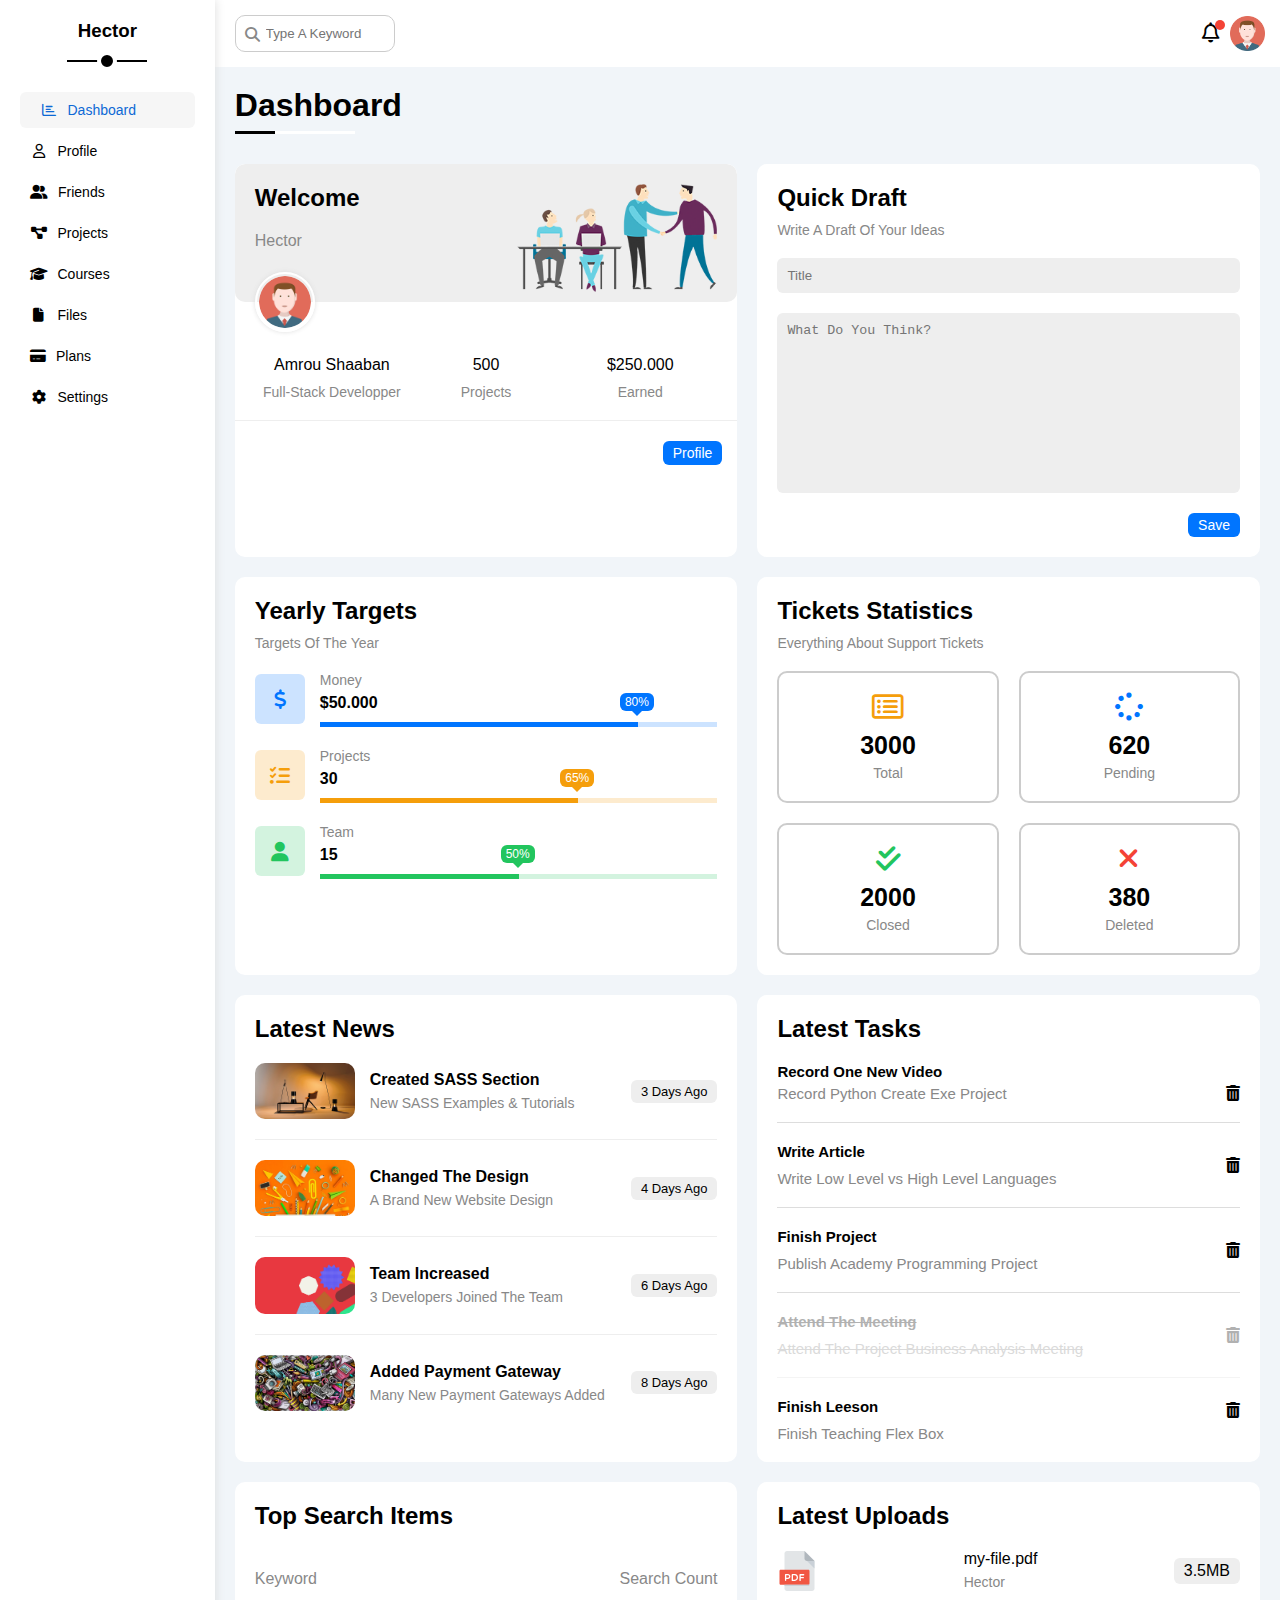
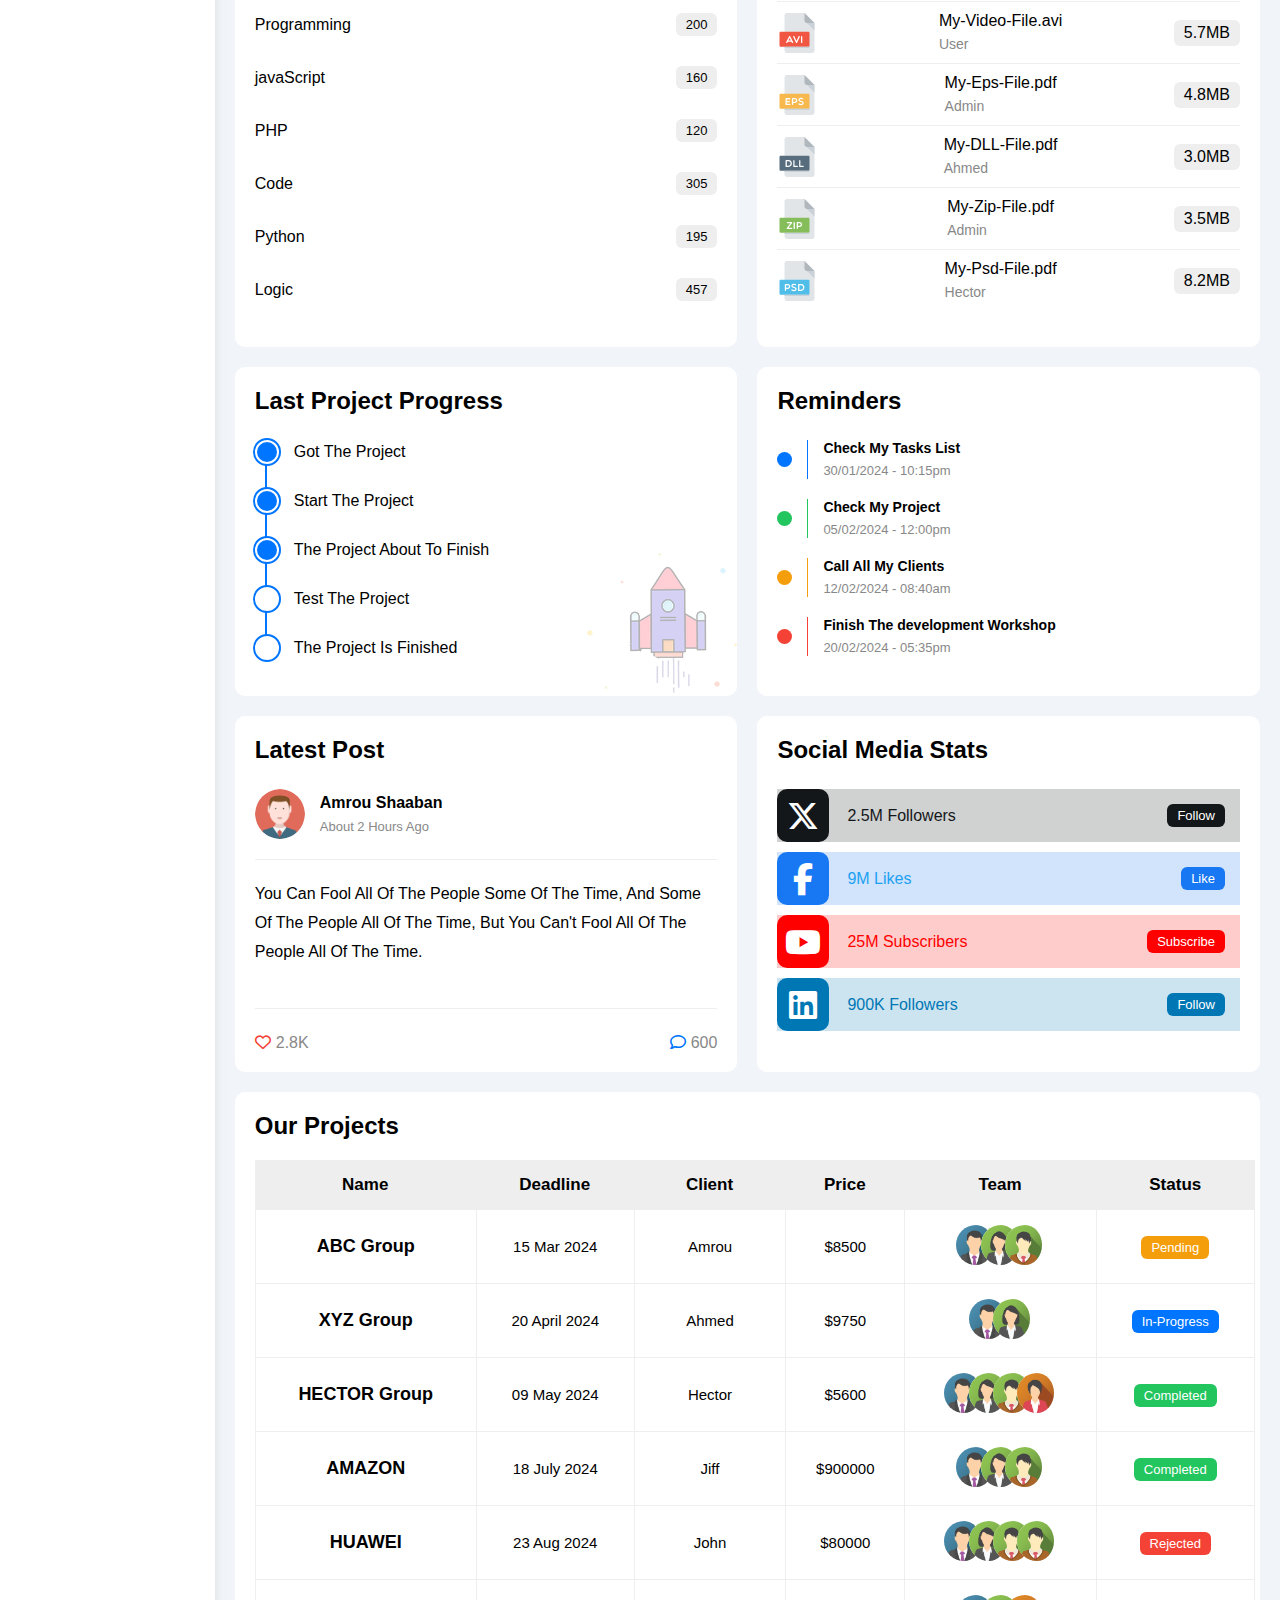
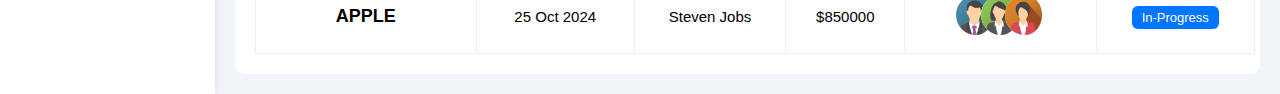
<file: index.html>
<!DOCTYPE html>
<html lang="en">
  <head>
    <meta charset="UTF-8" />
    <meta name="viewport" content="width=device-width, initial-scale=1.0" />
    <title>Template 4 "Dashboard"</title>
    <link rel="stylesheet" href="CSS/all.min.css" />
    <link rel="stylesheet" href="CSS/framework.css" />
    <link rel="stylesheet" href="CSS/main.css" />
    <link rel="preconnect" href="https://fonts.googleapis.com" />
    <link rel="preconnect" href="https://fonts.gstatic.com" crossorigin />
    <link
      href="https://fonts.googleapis.com/css2?family=Cairo:wght@300;400;700&family=Open+Sans:ital,wght@0,400;0,500;0,700;1,300&display=swap"
      rel="stylesheet"
    />
  </head>
  <body>
    <div class="page d-flex">
      <!-- Start Sidebar -->
      <div class="sidebar bg-white p-20 p-relative">
        <h3 class="p-relative txt-c mt-0">Hector</h3>
        <!-- Start Sidebar List -->
        <ul>
          <li>
            <a
              class="active d-flex align-center fs-14 c-black rad-6 p-10"
              href="index.html"
            >
              <i class="fa-regular fa-chart-bar fa-fw"></i>
              <span>Dashboard</span>
            </a>
          </li>
          <!-- More links will be added here -->

          <li>
            <a
              class="d-flex align-center fs-14 c-black rad-6 p-10"
              href="profile.html"
            >
              <i class="fa-regular fa-user fa-fw"></i>
              <span>Profile</span>
            </a>
          </li>
          <li>
            <a
              class="d-flex align-center fs-14 c-black rad-6 p-10"
              href="friends.html"
            >
              <i class="fa-solid fa-user-group"></i>
              <span>Friends</span>
            </a>
          </li>
          <li>
            <a
              class="d-flex align-center fs-14 c-black rad-6 p-10"
              href="projects.html"
            >
              <i class="fa-solid fa-diagram-project fa-fw"></i>
              <span>Projects</span>
            </a>
          </li>
          <li>
            <a
              class="d-flex align-center fs-14 c-black rad-6 p-10"
              href="courses.html"
            >
              <i class="fa-solid fa-graduation-cap fa-fw"></i>
              <span>Courses</span>
            </a>
          </li>

          <li>
            <a class="d-flex align-center fs-14 c-black p-10" href="files.html">
              <i class="fa-solid fa-file fa-fw"></i>
              <span>Files</span>
            </a>
          </li>
          <li>
            <a class="d-flex align-center fs-14 c-black p-10" href="plans.html">
              <i class="fa-solid fa-credit-card"></i>
              <span>Plans</span>
            </a>
          </li>
          <li>
            <a
              class="d-flex align-center fs-14 c-black rad-6 p-10"
              href="settings.html"
            >
              <i class="fa-solid fa-gear fa-fw"></i>
              <span>Settings</span>
            </a>
          </li>
        </ul>
        <!-- End Sidebar List -->
      </div>
      <!-- End Sidebar -->

      <div class="content w-full">
        <!-- Start Head -->
        <div class="head bg-white p-15 between-flex">
          <!-- Start Search -->
          <div class="search p-relative">
            <input class="p-10" type="search" placeholder="Type A Keyword" />
          </div>
          <!-- End Search -->
          <!-- Start Button Group -->
          <div class="icons d-flex align-center">
            <span class="notification p-relative">
              <i class="fa-regular fa-bell fa-lg"></i>
            </span>
            <img src="/IMGs/avatar.png" alt="" />
          </div>
          <!-- End Button Group -->
        </div>
        <!-- End Head -->
        <h1 class="p-relative">Dashboard</h1>
        <div class="wrapper d-grid gap-20">
          <!-- Start Welcome Widget -->
          <div class="welcome bg-white rad-10 txt-c-mobile block-mobile">
            <div class="intro p-20 d-flex rad-10 space-between bg-eee">
              <div>
                <h2 class="m-0">Welcome</h2>
                <p class="c-grey mt-20">Hector</p>
              </div>
              <img class="hide-in-mobile" src="IMGs/welcome.png" alt="" />
            </div>
            <img src="IMGs/avatar.png" alt="" class="avatar" />
            <div class="body txt-c d-flex p-20 mb-20 block-mobile">
              <div>
                Amrou Shaaban<span class="d-block c-grey fs-14 mt-10"
                  >Full-Stack Developper</span
                >
              </div>
              <div>
                500 <span class="d-block c-grey fs-14 mt-10">Projects</span>
              </div>
              <div>
                $250.000<span class="d-block c-grey fs-14 mt-10">Earned</span>
              </div>
            </div>
            <a
              href="profile.html"
              class="visit d-block fs-14 bg-blue c-white w-fit btn-shape"
              >Profile</a
            >
          </div>
          <!-- End Welcome Widget -->
          <!-- Start Quick Draft Widget -->
          <div class="quick-draft bg-white p-20 rad-10">
            <h2 class="mt-0 mb-10">Quick Draft</h2>
            <p class="mt-0 mb-20 c-grey fs-14">Write A Draft Of Your Ideas</p>
            <form action="">
              <input
                class="d-block mb-20 w-full p-10 b-none bg-eee rad-6"
                type="text"
                placeholder="Title"
              />
              <textarea
                class="d-block mb-20 w-full p-10 bg-eee b-none rad-6"
                placeholder="What Do You Think?"
              ></textarea>
              <input
                class="save d-block fs-14 bg-blue c-white b-none w-fit btn-shape"
                type="submit"
                value="Save"
              />
            </form>
          </div>
          <!-- End Quick Draft Widget -->
          <!-- Start Targets -->
          <div class="targets bg-white rad-10 p-20">
            <h2 class="mt-0 mb-10">Yearly Targets</h2>
            <p class="mt-0 mb-20 c-grey fs-14">Targets Of The Year</p>
            <!-- Start Row 1 -->
            <div class="target-row mb-20 center-flex blue">
              <div class="icon rad-6 center-flex">
                <i class="fa-solid fa-dollar-sign fa-lg c-blue"></i>
              </div>
              <div class="details">
                <span class="fs-14 c-grey">Money</span>
                <span class="d-block mt-5 mb-10 fw-bold">$50.000</span>
                <div class="progress p-relative">
                  <span class="bg-blue blue" style="width: 80%">
                    <span class="bg-blue rad-6 c-white">80%</span></span
                  >
                </div>
              </div>
            </div>
            <!-- End Row 1 -->
            <!-- Start Row 2 -->
            <div class="target-row mb-20 center-flex orange">
              <div class="icon rad-6 center-flex">
                <i class="fa-solid fa-list-check fa-lg c-orange"></i>
              </div>
              <div class="details">
                <span class="fs-14 c-grey">Projects</span>
                <span class="d-block mt-5 mb-10 fw-bold">30</span>
                <div class="progress p-relative">
                  <span class="bg-orange orange" style="width: 65%">
                    <span class="bg-orange rad-6 c-white">65%</span></span
                  >
                </div>
              </div>
            </div>
            <!-- End Row 2 -->
            <!-- Start Row 3 -->
            <div class="target-row mb-20 center-flex green">
              <div class="icon rad-6 center-flex">
                <i class="fa-solid fa-user fa-lg c-green"></i>
              </div>
              <div class="details">
                <span class="fs-14 c-grey">Team</span>
                <span class="d-block mt-5 mb-10 fw-bold">15</span>
                <div class="progress p-relative">
                  <span class="bg-green green" style="width: 50%">
                    <span class="bg-green rad-6 c-white">50%</span></span
                  >
                </div>
              </div>
            </div>
            <!-- End Row 3 -->
          </div>
          <!-- End Targets -->
          <!-- Start Tickets -->
          <div class="tickets bg-white rad-10 p-20">
            <h2 class="mt-0 mb-10">Tickets Statistics</h2>
            <p class="mt-0 mb-20 c-grey fs-14">
              Everything About Support Tickets
            </p>
            <div class="d-flex txt-c gap-20 f-wrap">
              <div class="box p-20 rad-10 fs-14 c-grey">
                <i
                  class="fa-regular fa-rectangle-list fa-2x mb-10 c-orange"
                ></i>
                <span class="d-block c-black fw-bold fs-25 mb-5">3000</span>
                Total
              </div>
              <div class="box p-20 rad-10 fs-14 c-grey">
                <i class="fa-solid fa-spinner fa-2x mb-10 c-blue"></i>
                <span class="d-block c-black fw-bold fs-25 mb-5">620</span>
                Pending
              </div>
              <div class="box p-20 rad-10 fs-14 c-grey">
                <i class="fa-solid fa-check-double fa-2x mb-10 c-green"></i>
                <span class="d-block c-black fw-bold fs-25 mb-5">2000</span>
                Closed
              </div>
              <div class="box p-20 rad-10 fs-14 c-grey">
                <i class="fa-solid fa-xmark fa-2x mb-10 c-red"></i>
                <span class="d-block c-black fw-bold fs-25 mb-5">380</span>
                Deleted
              </div>
            </div>
          </div>
          <!-- End Tickets -->
          <!-- Start Latest News -->
          <div class="news bg-white p-20 rad-10 txt-c-mobile">
            <h2 class="mt-0 mb-20">Latest News</h2>
            <div class="news-row d-flex align-center">
              <img class="rad-10" src="IMGs/news-01.png" alt="" />
              <div class="details">
                <h3>Created SASS Section</h3>
                <p class="m-0 fs-14 c-grey">New SASS Examples & Tutorials</p>
              </div>
              <div class="btn-shape fs-13 bg-eee label">3 Days Ago</div>
            </div>
            <div class="news-row d-flex align-center">
              <img class="rad-10" src="IMGs/news-02.png" alt="" />
              <div class="details">
                <h3>Changed The Design</h3>
                <p class="m-0 fs-14 c-grey">A Brand New Website Design</p>
              </div>
              <div class="btn-shape fs-13 bg-eee label">4 Days Ago</div>
            </div>
            <div class="news-row d-flex align-center">
              <img class="rad-10" src="IMGs/news-03.png" alt="" />
              <div class="details">
                <h3>Team Increased</h3>
                <p class="m-0 fs-14 c-grey">3 Developers Joined The Team</p>
              </div>
              <div class="btn-shape fs-13 bg-eee label">6 Days Ago</div>
            </div>
            <div class="news-row d-flex align-center mb-0">
              <img class="rad-10" src="IMGs/news-04.png" alt="" />
              <div class="details">
                <h3>Added Payment Gateway</h3>
                <p class="m-0 fs-14 c-grey">Many New Payment Gateways Added</p>
              </div>
              <div class="btn-shape fs-13 bg-eee label">8 Days Ago</div>
            </div>
          </div>
          <!-- End Latest News -->
          <!-- Start Tasks -->
          <div class="tasks bg-white rad-10 p-20">
            <h2 class="mt-0 mb-20">Latest Tasks</h2>
            <div class="task between-flex">
              <div class="row">
                <h3 class="mt-0 mb-5 fs-15 fw-bold">Record One New Video</h3>
                <p class="m-0 mb-20 c-grey fs-15">
                  Record Python Create Exe Project
                </p>
              </div>
              <i class="fa-solid fa-trash-can"></i>
            </div>
            <div class="task between-flex">
              <div class="row">
                <h3 class="mt-20 mb-10 fs-15">Write Article</h3>
                <p class="m-0 mb-20 c-grey fs-15">
                  Write Low Level vs High Level Languages
                </p>
              </div>
              <i class="fa-solid fa-trash-can"></i>
            </div>
            <div class="task between-flex">
              <div class="row">
                <h3 class="mt-20 mb-10 fs-15">Finish Project</h3>
                <p class="m-0 mb-20 c-grey fs-15">
                  Publish Academy Programming Project
                </p>
              </div>
              <i class="fa-solid fa-trash-can"></i>
            </div>
            <div class="task between-flex done">
              <div class="row">
                <h3 class="mt-20 mb-10 fs-15">Attend The Meeting</h3>
                <p class="m-0 mb-20 c-grey fs-15">
                  Attend The Project Business Analysis Meeting
                </p>
              </div>
              <i class="fa-solid fa-trash-can"></i>
            </div>
            <div class="task between-flex">
              <div class="row">
                <h3 class="mt-20 mb-10 fs-15">Finish Leeson</h3>
                <p class="m-0 mb-0 c-grey fs-15">Finish Teaching Flex Box</p>
              </div>
              <i class="fa-solid fa-trash-can"></i>
            </div>
          </div>
          <!-- End Tasks -->
          <!-- Start Top Search Items -->
          <div class="top-items p-20 rad-10 bg-white">
            <h2 class="mt-0 mb-20">Top Search Items</h2>
            <div class="title d-flex space-between c-grey mb-10">
              <span class="mt-20">Keyword</span>
              <span class="mt-20">Search Count</span>
            </div>
            <div class="row between-flex pt-15 pb-15">
              <span class="fs-16">Programming</span>
              <span class="bg-eee fs-13 btn-shape">200</span>
            </div>
            <div class="row between-flex pt-15 pb-15">
              <span class="fs-16">javaScript</span>
              <span class="p-5 bg-eee fs-13 btn-shape">160</span>
            </div>
            <div class="row between-flex pt-15 pb-15">
              <span class="fs-16">PHP</span>
              <span class="p-5 bg-eee fs-13 btn-shape">120</span>
            </div>
            <div class="row between-flex pt-15 pb-15">
              <span class="fs-16">Code</span>
              <span class="p-5 bg-eee fs-13 btn-shape">305</span>
            </div>
            <div class="row between-flex pt-15 pb-15">
              <span class="fs-16">Python</span>
              <span class="p-5 bg-eee fs-13 btn-shape">195</span>
            </div>
            <div class="row between-flex pt-15 pb-15 last mb-0">
              <span class="fs-16">Logic</span>
              <span class="p-5 bg-eee fs-13 btn-shape">457</span>
            </div>
          </div>
          <!-- End Top Search Items -->
          <!-- Start Latest Upload -->
          <div class="latest-uploads p-20 rad-10 bg-white">
            <h2 class="mt-0 mb-20">Latest Uploads</h2>
            <ul>
              <li class="between-flex pb-10 mb-10">
                <img class="image" src="IMGs/pdf.svg" alt="" />
                <div class="info f-grow">
                  <p class="fs-18">my-file.pdf</p>
                  <span class="fs-14 c-grey">Hector</span>
                </div>
                <span class="size btn-shape bg-eee">3.5MB</span>
              </li>
              <li class="between-flex pb-10 mb-10">
                <img class="image" src="IMGs/avi.svg" alt="" />
                <div class="info f-grow">
                  <p class="fs-18">My-Video-File.avi</p>
                  <span class="fs-14 c-grey">User</span>
                </div>
                <span class="size btn-shape bg-eee">5.7MB</span>
              </li>
              <li class="between-flex pb-10 mb-10">
                <img class="image" src="IMGs/eps.svg" alt="" />
                <div class="info f-grow">
                  <p class="fs-18">My-Eps-File.pdf</p>
                  <span class="fs-14 c-grey">Admin</span>
                </div>
                <span class="size btn-shape bg-eee">4.8MB</span>
              </li>
              <li class="between-flex pb-10 mb-10">
                <img class="image" src="IMGs/dll.svg" alt="" />
                <div class="info f-grow">
                  <p class="fs-18">My-DLL-File.pdf</p>
                  <span class="fs-14 c-grey">Ahmed</span>
                </div>
                <span class="size btn-shape bg-eee mb-0">3.0MB</span>
              </li>
              <li class="between-flex pb-10 mb-10">
                <img class="image" src="IMGs/zip.svg" alt="" />
                <div class="info f-grow">
                  <p class="fs-18">My-Zip-File.pdf</p>
                  <span class="fs-14 c-grey">Admin</span>
                </div>
                <span class="size btn-shape bg-eee mb-0">3.5MB</span>
              </li>
              <li class="between-flex pb-10 mb-0">
                <img class="image" src="IMGs/psd.svg" alt="" />
                <div class="info f-grow">
                  <p class="fs-18">My-Psd-File.pdf</p>
                  <span class="fs-14 c-grey">Hector</span>
                </div>
                <span class="size btn-shape bg-eee mb-0">8.2MB</span>
              </li>
            </ul>
          </div>
          <!-- End Latest Upload -->
          <!-- Start Last Project Progress -->
          <div class="last-project bg-white rad-10 p-20 p-relative">
            <h2 class="mt-0 mb-20">Last Project Progress</h2>
            <ul class="m-0 p-relative">
              <li class="mt-25 d-flex align-center done">Got The Project</li>
              <li class="mt-25 d-flex align-center done">Start The Project</li>
              <li class="mt-25 d-flex align-center done">
                The Project About To Finish
              </li>
              <li class="mt-25 d-flex align-center current">
                Test The Project
              </li>
              <li class="mt-25 d-flex align-center">The Project Is Finished</li>
            </ul>
            <img
              class="launch-icon hide-mobile"
              src="IMGs/project.png"
              alt=""
            />
          </div>
          <!-- End Last Project Progress -->
          <!-- Start Reminders -->
          <div class="reminders bg-white p-20 rad-10 p-relative">
            <h2 class="mt-0 mb-25">Reminders</h2>
            <ul>
              <li class="d-flex align-center mt-15 mb-20">
                <span class="key bg-blue mr-15 d-block rad-half"></span>
                <div class="blue pl-15">
                  <span class="d-block fs-14 fw-bold mt-0 mb-5"
                    >Check My Tasks List</span
                  >
                  <span class="fs-13 c-grey">30/01/2024 - 10:15pm</span>
                </div>
              </li>
              <li class="d-flex align-center mt-15 mb-20">
                <span class="key bg-green mr-15 d-block rad-half"></span>
                <div class="green pl-15">
                  <span class="d-block fs-14 fw-bold mt-0 mb-5"
                    >Check My Project</span
                  >
                  <span class="fs-13 c-grey">05/02/2024 - 12:00pm</span>
                </div>
              </li>
              <li class="d-flex align-center mt-15 mb-20">
                <span class="key bg-orange mr-15 d-block rad-half"></span>
                <div class="orange pl-15">
                  <span class="d-block fs-14 fw-bold mt-0 mb-5"
                    >Call All My Clients</span
                  >
                  <span class="fs-13 c-grey">12/02/2024 - 08:40am</span>
                </div>
              </li>
              <li class="d-flex align-center mt-15 mb-20">
                <span class="key bg-red mr-15 d-block rad-half"></span>
                <div class="red pl-15">
                  <span class="d-block fs-14 fw-bold mt-0 mb-5"
                    >Finish The development Workshop</span
                  >
                  <span class="fs-13 c-grey">20/02/2024 - 05:35pm</span>
                </div>
              </li>
            </ul>
          </div>
          <!-- End Reminders -->
          <!-- Start Latest Post -->
          <div class="latest-post p-20 rad-10 bg-white">
            <h2 class="mt-0 mb-25">Latest Post</h2>
            <div class="profile d-flex align-center">
              <img class="mr-15" src="IMGs/avatar.png" alt="" />
              <div class="user">
                <span class="mb-5 d-block fs-16 fw-bold">Amrou Shaaban</span>
                <span class="fs-13 c-grey">About 2 Hours Ago</span>
              </div>
            </div>
            <p class="text txt-c-mobile pt-20 pb-20 mt-20 mb-20">
              You Can Fool All Of The People Some Of The Time, And Some Of The
              People All Of The Time, But You Can't Fool All Of The People All
              Of The Time.
            </p>
            <div class="reacts between-flex">
              <span class="c-grey heart"
                ><i class="fa-regular fa-heart mr-5 c-red"></i>2.8K</span
              >
              <span class="c-grey comment"
                ><i class="fa-regular fa-comment mr-5 c-blue"></i>600</span
              >
            </div>
          </div>
          <!-- End Latest Post -->
          <!-- Start Social Media Stats -->
          <div class="social-stats p-relative bg-white rad-10 p-20">
            <h2 class="mt-0 mb-25">Social Media Stats</h2>
            <div class="box twitter p-15 p-relative mb-10 between-flex">
              <i class="fa-brands fa-x-twitter fa-2x c-white h-full center-flex"></i>
              <span>2.5M Followers</span>
              <a class="btn-shape fs-13 c-white" href="#">Follow</a>
            </div>
            <div class="box facebook p-15 p-relative mb-10 between-flex">
              <i class="fa-brands fa-facebook-f fa-2x c-white h-full center-flex"></i>
              <span>9M Likes</span>
              <a class="btn-shape fs-13 c-white" href="#">Like</a>
            </div>
            <div class="box youtube p-15 p-relative mb-10 between-flex">
              <i class="fa-brands fa-youtube fa-2x c-white h-full center-flex"></i>
              <span>25M Subscribers</span>
              <a class="btn-shape fs-13 c-white" href="#">Subscribe</a>
            </div>
            <div class="box linkedin p-15 p-relative mb-10 between-flex">
              <i class="fa-brands fa-linkedin fa-2x c-white h-full center-flex"></i>
              <span>900K Followers</span>
              <a class="btn-shape fs-13 c-white" href="#">Follow</a>
            </div>
          </div>
          </div>
          <!-- End Social Media Stats -->
          <!-- Start Projects Table -->
          <div class="projects p-20 rad-10 bg-white m-20">
            <h2 class="mt-0 mb-20">Our Projects</h2>
            <div class=".responsive-table">
              <table class="fs-15 w-full">
                <thead>
                  <tr>
                    <td class="txt-c fs-17 fw-bold">Name</td>
                    <td class="txt-c fs-17 fw-bold">Deadline</td>
                    <td class="txt-c fs-17 fw-bold">Client</td>
                    <td class="txt-c fs-17 fw-bold">Price</td>
                    <td class="txt-c fs-17 fw-bold">Team</td>
                    <td class="txt-c fs-17 fw-bold">Status</td>
                  </tr>
                </thead>
                <tbody>
                  <tr>
                    <td>ABC Group</td>
                    <td>15 Mar 2024</td>
                    <td>Amrou</td>
                    <td>$8500</td>
                    <td>
                      <img src="IMGs/team-01.png" alt="">
                      <img src="IMGs/team-02.png" alt="">
                      <img src="IMGs/team-03.png" alt="">
                    </td>
                    <td class="txt-c">
                      <span class="label bg-orange c-white btn-shape">Pending</span>
                    </td>
                  </tr>
                  <tr>
                    <td>XYZ Group</td>
                    <td>20 April 2024</td>
                    <td>Ahmed</td>
                    <td>$9750</td>
                    <td>
                      <img src="IMGs/team-01.png" alt="">
                      <img src="IMGs/team-02.png" alt="">
                    </td>
                    <td class="txt-c">
                      <span class="label bg-blue c-white btn-shape ">In-Progress</span>
                    </td>
                  </tr>
                  <tr>
                    <td>HECTOR Group</td>
                    <td>09 May 2024</td>
                    <td>Hector</td>
                    <td>$5600</td>
                    <td>
                      <img src="IMGs/team-01.png" alt="">
                      <img src="IMGs/team-02.png" alt="">
                      <img src="IMGs/team-03.png" alt="">
                      <img src="IMGs/team-04.png" alt="">
                    </td>
                    <td class="txt-c">
                      <span class="label bg-green c-white btn-shape">Completed</span>
                    </td>
                  </tr>
                  <tr>
                    <td>AMAZON</td>
                    <td>18 July 2024</td>
                    <td>Jiff</td>
                    <td>$900000</td>
                    <td>
                      <img src="IMGs/team-01.png" alt="">
                      <img src="IMGs/team-02.png" alt="">
                      <img src="IMGs/team-03.png" alt="">
                    </td>
                    <td class="txt-c">
                      <span class="label bg-green c-white btn-shape">Completed</span>
                    </td>
                  </tr>
                  <tr>
                    <td>HUAWEI</td>
                    <td>23 Aug 2024</td>
                    <td>John</td>
                    <td>$80000</td>
                    <td>
                      <img src="IMGs/team-01.png" alt="">
                      <img src="IMGs/team-02.png" alt="">
                      <img src="IMGs/team-03.png" alt="">
                      <img src="IMGs/team-03.png" alt="">
                    </td>
                    <td class="txt-c">
                      <span class="label bg-red c-white btn-shape">Rejected</span>
                    </td>
                  </tr>
                  <tr>
                    <td>APPLE</td>
                    <td>25 Oct 2024</td>
                    <td>Steven Jobs</td>
                    <td>$850000</td>
                    <td>
                      <img src="IMGs/team-01.png" alt="">
                      <img src="IMGs/team-02.png" alt="">
                      <img src="IMGs/team-04.png" alt="">
                    </td>
                    <td class="txt-c">
                      <span class="label bg-blue c-white btn-shape ">In-Progress</span>
                    </td>
                  </tr>
                </tbody>
              </table>
            </div>
          </div>
          <!-- End Projects Table -->
        </div>
      </div>
    </div>
  </body>
</html>
</file>
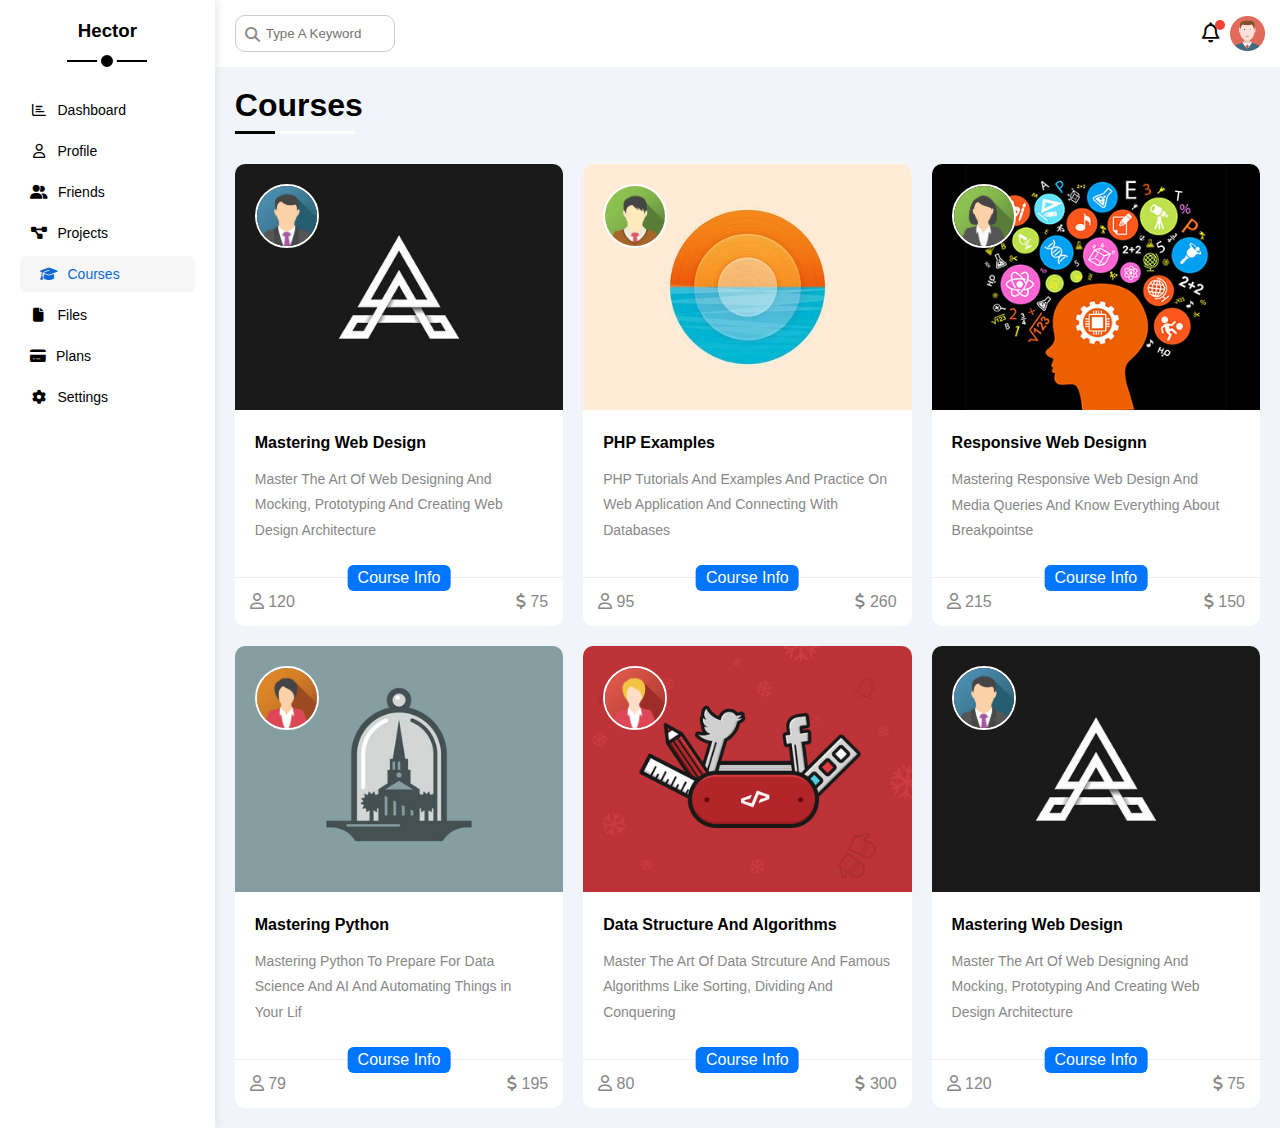
<file: courses.html>
<!DOCTYPE html>
<html lang="en">
  <head>
    <meta charset="UTF-8" />
    <meta name="viewport" content="width=device-width, initial-scale=1.0" />
    <title>Courses</title>
    <link rel="stylesheet" href="CSS/all.min.css" />
    <link rel="stylesheet" href="CSS/framework.css" />
    <link rel="stylesheet" href="CSS/main.css" />
    <link rel="preconnect" href="https://fonts.googleapis.com" />
    <link rel="preconnect" href="https://fonts.gstatic.com" crossorigin />
    <link
      href="https://fonts.googleapis.com/css2?family=Cairo:wght@300;400;700&family=Open+Sans:ital,wght@0,400;0,500;0,700;1,300&display=swap"
      rel="stylesheet"
    />
  </head>
  <body>
    <div class="page d-flex">
      <!-- Start Sidebar -->
      <div class="sidebar bg-white p-20 p-relative">
        <h3 class="p-relative txt-c mt-0">Hector</h3>
        <!-- Start Sidebar List -->
        <ul>
          <li>
            <a
              class="d-flex align-center fs-14 c-black rad-6 p-10"
              href="index.html"
            >
              <i class="fa-regular fa-chart-bar fa-fw"></i>
              <span>Dashboard</span>
            </a>
          </li>
          <!-- More links will be added here -->

          <li>
            <a
              class="d-flex align-center fs-14 c-black rad-6 p-10"
              href="profile.html"
            >
              <i class="fa-regular fa-user fa-fw"></i>
              <span>Profile</span>
            </a>
          </li>
          <li>
            <a
              class="d-flex align-center fs-14 c-black rad-6 p-10"
              href="friends.html"
            >
              <i class="fa-solid fa-user-group"></i>
              <span>Friends</span>
            </a>
          </li>
          <li>
            <a
              class="d-flex align-center fs-14 c-black rad-6 p-10"
              href="projects.html"
            >
              <i class="fa-solid fa-diagram-project fa-fw"></i>
              <span>Projects</span>
            </a>
          </li>
          <li>
            <a
              class="active d-flex align-center fs-14 c-black rad-6 p-10"
              href="courses.html"
            >
              <i class="fa-solid fa-graduation-cap fa-fw"></i>
              <span>Courses</span>
            </a>
          </li>

          <li>
            <a class="d-flex align-center fs-14 c-black p-10" href="files.html">
              <i class="fa-solid fa-file fa-fw"></i>
              <span>Files</span>
            </a>
          </li>
          <li>
            <a class="d-flex align-center fs-14 c-black p-10" href="plans.html">
              <i class="fa-solid fa-credit-card"></i>
              <span>Plans</span>
            </a>
          </li>
          <li>
            <a
              class="d-flex align-center fs-14 c-black rad-6 p-10"
              href="settings.html"
            >
              <i class="fa-solid fa-gear fa-fw"></i>
              <span>Settings</span>
            </a>
          </li>
        </ul>
        <!-- End Sidebar List -->
      </div>
      <!-- End Sidebar -->
      <div class="content w-full">
        <!-- Start Head -->
        <div class="head bg-white p-15 between-flex">
          <!-- Start Search -->
          <div class="search p-relative">
            <input class="p-10" type="search" placeholder="Type A Keyword" />
          </div>
          <!-- End Search -->
          <!-- Start Button Group -->
          <div class="icons d-flex align-center">
            <span class="notification p-relative">
              <i class="fa-regular fa-bell fa-lg"></i>
            </span>
            <img src="/IMGs/avatar.png" alt="" />
          </div>
          <!-- End Button Group -->
        </div>
        <!-- End Head -->

        <h1 class="p-relative">Courses</h1>
        <div class="courses d-grid gap-20 m-20">
          <!-- Start Course Template 1 -->
          <div class="course bg-white rad-10 p-relative">
            <img class="cover" src="IMGs/course-01.jpg" alt="" />
            <img class="instructor" src="IMGs/team-01.png" alt="" />
            <div class="content p-20">
              <h4 class="m-0">Mastering Web Design</h4>
              <p class="description c-grey mt-15 fs-14">
                Master The Art Of Web Designing And Mocking, Prototyping And
                Creating Web Design Architecture
              </p>
            </div>
            <div class="info p-15 between-flex p-relative">
              <span class="title btn-shape bg-blue c-white">Course Info</span>
              <span class="c-grey">
                <i class="fa-regular fa-user"></i>
                120
              </span>
              <span class="c-grey">
                <i class="fa-solid fa-dollar-sign"></i>
                75
              </span>
            </div>
          </div>
          <!-- End Course Template 1 -->

          <!-- Start Course Template 2 -->
          <div class="course bg-white rad-10 p-relative">
            <img class="cover" src="IMGs/course-03.jpg" alt="" />
            <img class="instructor" src="IMGs/team-03.png" alt="" />
            <div class="content p-20">
              <h4 class="m-0">PHP Examples</h4>
              <p class="description c-grey mt-15 fs-14">
                PHP Tutorials And Examples And Practice On Web Application And
                Connecting With Databases
              </p>
            </div>
            <div class="info p-15 between-flex p-relative">
              <span class="title btn-shape bg-blue c-white">Course Info</span>
              <span class="c-grey">
                <i class="fa-regular fa-user"></i>
                95
              </span>
              <span class="c-grey">
                <i class="fa-solid fa-dollar-sign"></i>
                260
              </span>
            </div>
          </div>
          <!-- End Course Template 2 -->

          <!-- Start Course Template 3 -->
          <div class="course bg-white rad-10 p-relative">
            <img class="cover" src="IMGs/course-02.jpg" alt="" />
            <img class="instructor" src="IMGs/team-02.png" alt="" />
            <div class="content p-20">
              <h4 class="m-0">Responsive Web Designn</h4>
              <p class="description c-grey mt-15 fs-14">
                Mastering Responsive Web Design And Media Queries And Know
                Everything About Breakpointse
              </p>
            </div>
            <div class="info p-15 between-flex p-relative">
              <span class="title btn-shape bg-blue c-white">Course Info</span>
              <span class="c-grey">
                <i class="fa-regular fa-user"></i>
                215
              </span>
              <span class="c-grey">
                <i class="fa-solid fa-dollar-sign"></i>
                150
              </span>
            </div>
          </div>
          <!-- End Course Template 3 -->

          <!-- Start Course Template 4 -->
          <div class="course bg-white rad-10 p-relative">
            <img class="cover" src="IMGs/course-04.jpg" alt="" />
            <img class="instructor" src="IMGs/team-04.png" alt="" />
            <div class="content p-20">
              <h4 class="m-0">Mastering Python</h4>
              <p class="description c-grey mt-15 fs-14">
                Mastering Python To Prepare For Data Science And AI And
                Automating Things in Your Lif
              </p>
            </div>
            <div class="info p-15 between-flex p-relative">
              <span class="title btn-shape bg-blue c-white">Course Info</span>
              <span class="c-grey">
                <i class="fa-regular fa-user"></i>
                79
              </span>
              <span class="c-grey">
                <i class="fa-solid fa-dollar-sign"></i>
                195
              </span>
            </div>
          </div>
          <!-- End Course Template 4 -->

          <!-- Start Course Template 5 -->
          <div class="course bg-white rad-10 p-relative">
            <img class="cover" src="IMGs/course-05.jpg" alt="" />
            <img class="instructor" src="IMGs/team-05.png" alt="" />
            <div class="content p-20">
              <h4 class="m-0">Data Structure And Algorithms</h4>
              <p class="description c-grey mt-15 fs-14">
                Master The Art Of Data Strcuture And Famous Algorithms Like
                Sorting, Dividing And Conquering
              </p>
            </div>
            <div class="info p-15 between-flex p-relative">
              <span class="title btn-shape bg-blue c-white">Course Info</span>
              <span class="c-grey">
                <i class="fa-regular fa-user"></i>
                80
              </span>
              <span class="c-grey">
                <i class="fa-solid fa-dollar-sign"></i>
                300
              </span>
            </div>
          </div>
          <!-- End Course Template 5 -->

          <!-- Start Course Template 6 -->
          <div class="course bg-white rad-10 p-relative">
            <img class="cover" src="IMGs/course-01.jpg" alt="" />
            <img class="instructor" src="IMGs/team-01.png" alt="" />
            <div class="content p-20">
              <h4 class="m-0">Mastering Web Design</h4>
              <p class="description c-grey mt-15 fs-14">
                Master The Art Of Web Designing And Mocking, Prototyping And
                Creating Web Design Architecture
              </p>
            </div>
            <div class="info p-15 between-flex p-relative">
              <span class="title btn-shape bg-blue c-white">Course Info</span>
              <span class="c-grey">
                <i class="fa-regular fa-user"></i>
                120
              </span>
              <span class="c-grey">
                <i class="fa-solid fa-dollar-sign"></i>
                75
              </span>
            </div>
          </div>
          <!-- End Course Template 6 -->
        </div>
      </div>
    </div>
  </body>
</html>
</file>
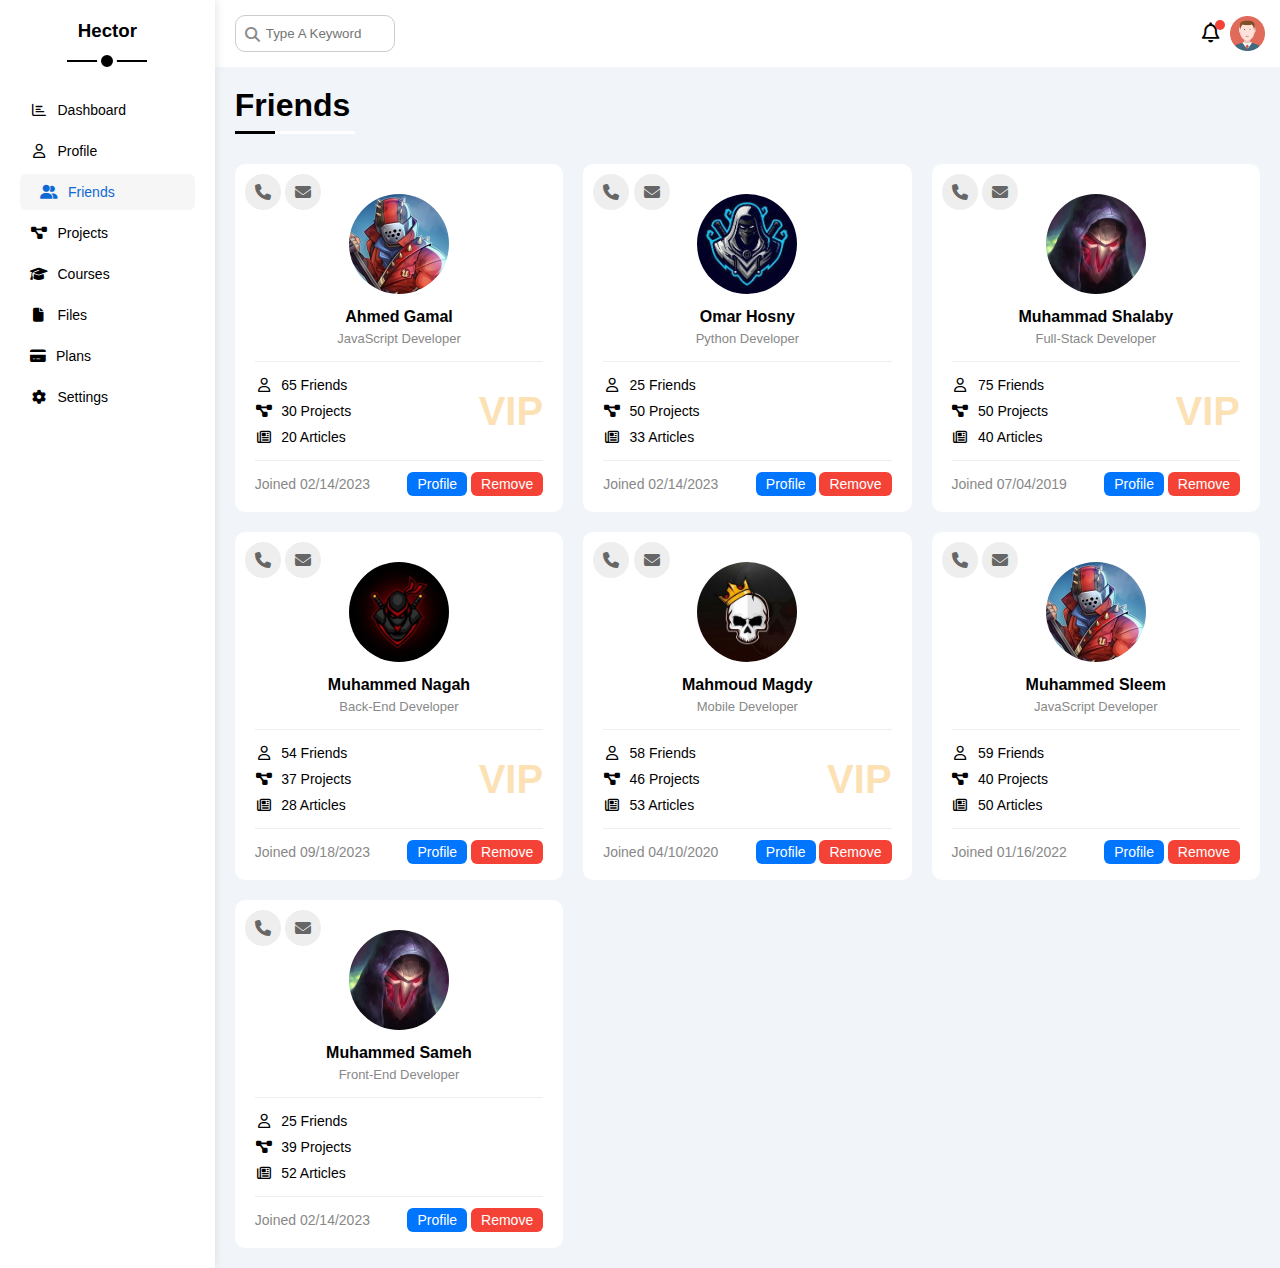
<file: friends.html>
<!DOCTYPE html>
<html lang="en">
  <head>
    <meta charset="UTF-8" />
    <meta name="viewport" content="width=device-width, initial-scale=1.0" />
    <title>Friends</title>
    <link rel="stylesheet" href="CSS/all.min.css" />
    <link rel="stylesheet" href="CSS/framework.css" />
    <link rel="stylesheet" href="CSS/main.css" />
    <link rel="preconnect" href="https://fonts.googleapis.com" />
    <link rel="preconnect" href="https://fonts.gstatic.com" crossorigin />
    <link
      href="https://fonts.googleapis.com/css2?family=Cairo:wght@300;400;700&family=Open+Sans:ital,wght@0,400;0,500;0,700;1,300&display=swap"
      rel="stylesheet"
    />
  </head>
  <body>
    <div class="page d-flex">
      <!-- Start Sidebar -->
      <div class="sidebar bg-white p-20 p-relative">
        <h3 class="p-relative txt-c mt-0">Hector</h3>
        <!-- Start Sidebar List -->
        <ul>
          <li>
            <a
              class="d-flex align-center fs-14 c-black rad-6 p-10"
              href="index.html"
            >
              <i class="fa-regular fa-chart-bar fa-fw"></i>
              <span>Dashboard</span>
            </a>
          </li>
          <!-- More links will be added here -->

          <li>
            <a
              class="d-flex align-center fs-14 c-black rad-6 p-10"
              href="profile.html"
            >
              <i class="fa-regular fa-user fa-fw"></i>
              <span>Profile</span>
            </a>
          </li>
          <li>
            <a
              class="active d-flex align-center fs-14 c-black rad-6 p-10"
              href="friends.html"
            >
              <i class="fa-solid fa-user-group"></i>
              <span>Friends</span>
            </a>
          </li>
          <li>
            <a
              class="d-flex align-center fs-14 c-black rad-6 p-10"
              href="projects.html"
            >
              <i class="fa-solid fa-diagram-project fa-fw"></i>
              <span>Projects</span>
            </a>
          </li>
          <li>
            <a
              class="d-flex align-center fs-14 c-black rad-6 p-10"
              href="courses.html"
            >
              <i class="fa-solid fa-graduation-cap fa-fw"></i>
              <span>Courses</span>
            </a>
          </li>

          <li>
            <a class="d-flex align-center fs-14 c-black p-10" href="files.html">
              <i class="fa-solid fa-file fa-fw"></i>
              <span>Files</span>
            </a>
          </li>
          <li>
            <a class="d-flex align-center fs-14 c-black p-10" href="plans.html">
              <i class="fa-solid fa-credit-card"></i>
              <span>Plans</span>
            </a>
          </li>
          <li>
            <a
              class="d-flex align-center fs-14 c-black rad-6 p-10"
              href="settings.html"
            >
              <i class="fa-solid fa-gear fa-fw"></i>
              <span>Settings</span>
            </a>
          </li>
        </ul>
        <!-- End Sidebar List -->
      </div>
      <!-- End Sidebar -->

      <div class="content w-full">
        <!-- Start Head -->
        <div class="head bg-white p-15 between-flex">
          <!-- Start Search -->
          <div class="search p-relative">
            <input class="p-10" type="search" placeholder="Type A Keyword" />
          </div>
          <!-- End Search -->
          <!-- Start Button Group -->
          <div class="icons d-flex align-center">
            <span class="notification p-relative">
              <i class="fa-regular fa-bell fa-lg"></i>
            </span>
            <img src="/IMGs/avatar.png" alt="" />
          </div>
          <!-- End Button Group -->
        </div>
        <!-- End Head -->
        <h1 class="p-relative">Friends</h1>
        <div class="friends d-grid gap-20 m-20">
          <!-- Start Friend 1 -->
          <div class="friend bg-white rad-10 p-20 p-relative">
            <div class="contact">
              <i class="fa-solid fa-phone"></i>
              <i class="fa-solid fa-envelope"></i>
            </div>
            <div class="txt-c">
              <img
                class="w-100 h-100 rad-half mt-10 mb-10"
                src="IMGs/friend-01.jpg"
                alt=""
              />
              <h4 class="m-0">Ahmed Gamal</h4>
              <p class="c-grey fs-13 mt-5 mb-0">JavaScript Developer</p>
            </div>
            <div class="icons fs-14 p-relative">
              <div class="mb-10">
                <i class="fa-regular fa-user fa-fw"></i>
                <span>65 Friends</span>
              </div>
              <div class="mb-10">
                <i class="fa-solid fa-diagram-project fa-fw"></i>
                <span>30 Projects</span>
              </div>
              <div class="mb-0">
                <i class="fa-regular fa-newspaper fa-fw"></i>
                <span>20 Articles</span>
              </div>
              <span class="vip fw-bold c-orange">VIP</span>
            </div>
            <div class="info between-flex fs-14">
              <span class="c-grey">Joined 02/14/2023</span>
              <div>
                <a class="bg-blue c-white btn-shape" href="profile.html"
                  >Profile</a
                >
                <a class="bg-red c-white btn-shape" href="#">Remove</a>
              </div>
            </div>
          </div>
          <!-- End Friend 1 -->

          <!-- Start Friend 2 -->
          <div class="friend bg-white rad-10 p-20 p-relative">
            <div class="contact">
              <i class="fa-solid fa-phone"></i>
              <i class="fa-solid fa-envelope"></i>
            </div>
            <div class="txt-c">
              <img
                class="w-100 h-100 rad-half mt-10 mb-10"
                src="IMGs/friend-02.jpg"
                alt=""
              />
              <h4 class="m-0">Omar Hosny</h4>
              <p class="c-grey fs-13 mt-5 mb-0">Python Developer</p>
            </div>
            <div class="icons fs-14 p-relative">
              <div class="mb-10">
                <i class="fa-regular fa-user fa-fw"></i>
                <span>25 Friends</span>
              </div>

              <div class="mb-10">
                <i class="fa-solid fa-diagram-project fa-fw"></i>
                <span>50 Projects</span>
              </div>

              <div class="mb-0">
                <i class="fa-regular fa-newspaper fa-fw"></i>
                <span>33 Articles</span>
              </div>
            </div>

            <div class="info between-flex fs-14">
              <span class="c-grey">Joined 02/14/2023</span>
              <div>
                <a class="bg-blue c-white btn-shape" href="profile.html"
                  >Profile</a
                >
                <a class="bg-red c-white btn-shape" href="#">Remove</a>
              </div>
            </div>
          </div>
          <!-- End Friend 2 -->

          <!-- Start Friend 3 -->
          <div class="friend bg-white rad-10 p-20 p-relative">
            <div class="contact">
              <i class="fa-solid fa-phone"></i>
              <i class="fa-solid fa-envelope"></i>
            </div>
            <div class="txt-c">
              <img
                class="w-100 h-100 rad-half mt-10 mb-10"
                src="IMGs/friend-03.jpg"
                alt=""
              />
              <h4 class="m-0">Muhammad Shalaby</h4>
              <p class="c-grey fs-13 mt-5 mb-0">Full-Stack Developer</p>
            </div>
            <div class="icons fs-14 p-relative">
              <div class="mb-10">
                <i class="fa-regular fa-user fa-fw"></i>
                <span>75 Friends</span>
              </div>

              <div class="mb-10">
                <i class="fa-solid fa-diagram-project fa-fw"></i>
                <span>50 Projects</span>
              </div>

              <div class="mb-0">
                <i class="fa-regular fa-newspaper fa-fw"></i>
                <span>40 Articles</span>
              </div>

              <span class="vip fw-bold c-orange">VIP</span>
            </div>

            <div class="info between-flex fs-14">
              <span class="c-grey">Joined 07/04/2019</span>
              <div>
                <a class="bg-blue c-white btn-shape" href="profile.html"
                  >Profile</a
                >
                <a class="bg-red c-white btn-shape" href="#">Remove</a>
              </div>
            </div>
          </div>
          <!-- End Friend 3 -->

          <!-- Start Friend 4 -->
          <div class="friend bg-white rad-10 p-20 p-relative">
            <div class="contact">
              <i class="fa-solid fa-phone"></i>
              <i class="fa-solid fa-envelope"></i>
            </div>
            <div class="txt-c">
              <img
                class="w-100 h-100 rad-half mt-10 mb-10"
                src="IMGs/friend-04.jpg"
                alt=""
              />
              <h4 class="m-0">Muhammed Nagah</h4>
              <p class="c-grey fs-13 mt-5 mb-0">Back-End Developer</p>
            </div>
            <div class="icons fs-14 p-relative">
              <div class="mb-10">
                <i class="fa-regular fa-user fa-fw"></i>
                <span>54 Friends</span>
              </div>

              <div class="mb-10">
                <i class="fa-solid fa-diagram-project fa-fw"></i>
                <span>37 Projects</span>
              </div>

              <div class="mb-0">
                <i class="fa-regular fa-newspaper fa-fw"></i>
                <span>28 Articles</span>
              </div>

              <span class="vip fw-bold c-orange">VIP</span>
            </div>

            <div class="info between-flex fs-14">
              <span class="c-grey">Joined 09/18/2023</span>
              <div>
                <a class="bg-blue c-white btn-shape" href="profile.html"
                  >Profile</a
                >
                <a class="bg-red c-white btn-shape" href="#">Remove</a>
              </div>
            </div>
          </div>
          <!-- End Friend 4 -->

          <!-- Start Friend 5 -->
          <div class="friend bg-white rad-10 p-20 p-relative">
            <div class="contact">
              <i class="fa-solid fa-phone"></i>
              <i class="fa-solid fa-envelope"></i>
            </div>
            <div class="txt-c">
              <img
                class="w-100 h-100 rad-half mt-10 mb-10"
                src="IMGs/friend-05.jpg"
                alt=""
              />
              <h4 class="m-0">Mahmoud Magdy</h4>
              <p class="c-grey fs-13 mt-5 mb-0">Mobile Developer</p>
            </div>
            <div class="icons fs-14 p-relative">
              <div class="mb-10">
                <i class="fa-regular fa-user fa-fw"></i>
                <span>58 Friends</span>
              </div>

              <div class="mb-10">
                <i class="fa-solid fa-diagram-project fa-fw"></i>
                <span>46 Projects</span>
              </div>

              <div class="mb-0">
                <i class="fa-regular fa-newspaper fa-fw"></i>
                <span>53 Articles</span>
              </div>

              <span class="vip fw-bold c-orange">VIP</span>
            </div>

            <div class="info between-flex fs-14">
              <span class="c-grey">Joined 04/10/2020</span>
              <div>
                <a class="bg-blue c-white btn-shape" href="profile.html"
                  >Profile</a
                >
                <a class="bg-red c-white btn-shape" href="#">Remove</a>
              </div>
            </div>
          </div>
          <!-- End Friend 5 -->

          <!-- Start Friend 6 -->
          <div class="friend bg-white rad-10 p-20 p-relative">
            <div class="contact">
              <i class="fa-solid fa-phone"></i>
              <i class="fa-solid fa-envelope"></i>
            </div>
            <div class="txt-c">
              <img
                class="w-100 h-100 rad-half mt-10 mb-10"
                src="IMGs/friend-01.jpg"
                alt=""
              />
              <h4 class="m-0">Muhammed Sleem</h4>
              <p class="c-grey fs-13 mt-5 mb-0">JavaScript Developer</p>
            </div>
            <div class="icons fs-14 p-relative">
              <div class="mb-10">
                <i class="fa-regular fa-user fa-fw"></i>
                <span>59 Friends</span>
              </div>

              <div class="mb-10">
                <i class="fa-solid fa-diagram-project fa-fw"></i>
                <span>40 Projects</span>
              </div>

              <div class="mb-0">
                <i class="fa-regular fa-newspaper fa-fw"></i>
                <span>50 Articles</span>
              </div>
            </div>

            <div class="info between-flex fs-14">
              <span class="c-grey">Joined 01/16/2022</span>
              <div>
                <a class="bg-blue c-white btn-shape" href="profile.html"
                  >Profile</a
                >
                <a class="bg-red c-white btn-shape" href="#">Remove</a>
              </div>
            </div>
          </div>
          <!-- End Friend 6  -->

          <!-- Start Friend 7 -->
          <div class="friend bg-white rad-10 p-20 p-relative">
            <div class="contact">
              <i class="fa-solid fa-phone"></i>
              <i class="fa-solid fa-envelope"></i>
            </div>
            <div class="txt-c">
              <img
                class="w-100 h-100 rad-half mt-10 mb-10"
                src="IMGs/friend-03.jpg"
                alt=""
              />
              <h4 class="m-0">Muhammed Sameh</h4>
              <p class="c-grey fs-13 mt-5 mb-0">Front-End Developer</p>
            </div>
            <div class="icons fs-14 p-relative">
              <div class="mb-10">
                <i class="fa-regular fa-user fa-fw"></i>
                <span>25 Friends</span>
              </div>

              <div class="mb-10">
                <i class="fa-solid fa-diagram-project fa-fw"></i>
                <span>39 Projects</span>
              </div>

              <div class="mb-0">
                <i class="fa-regular fa-newspaper fa-fw"></i>
                <span>52 Articles</span>
              </div>
            </div>

            <div class="info between-flex fs-14">
              <span class="c-grey">Joined 02/14/2023</span>
              <div>
                <a class="bg-blue c-white btn-shape" href="profile.html"
                  >Profile</a
                >
                <a class="bg-red c-white btn-shape" href="#">Remove</a>
              </div>
            </div>
          </div>
          <!-- End Friend 7 -->
        </div>
      </div>
    </div>
  </body>
</html>
</file>
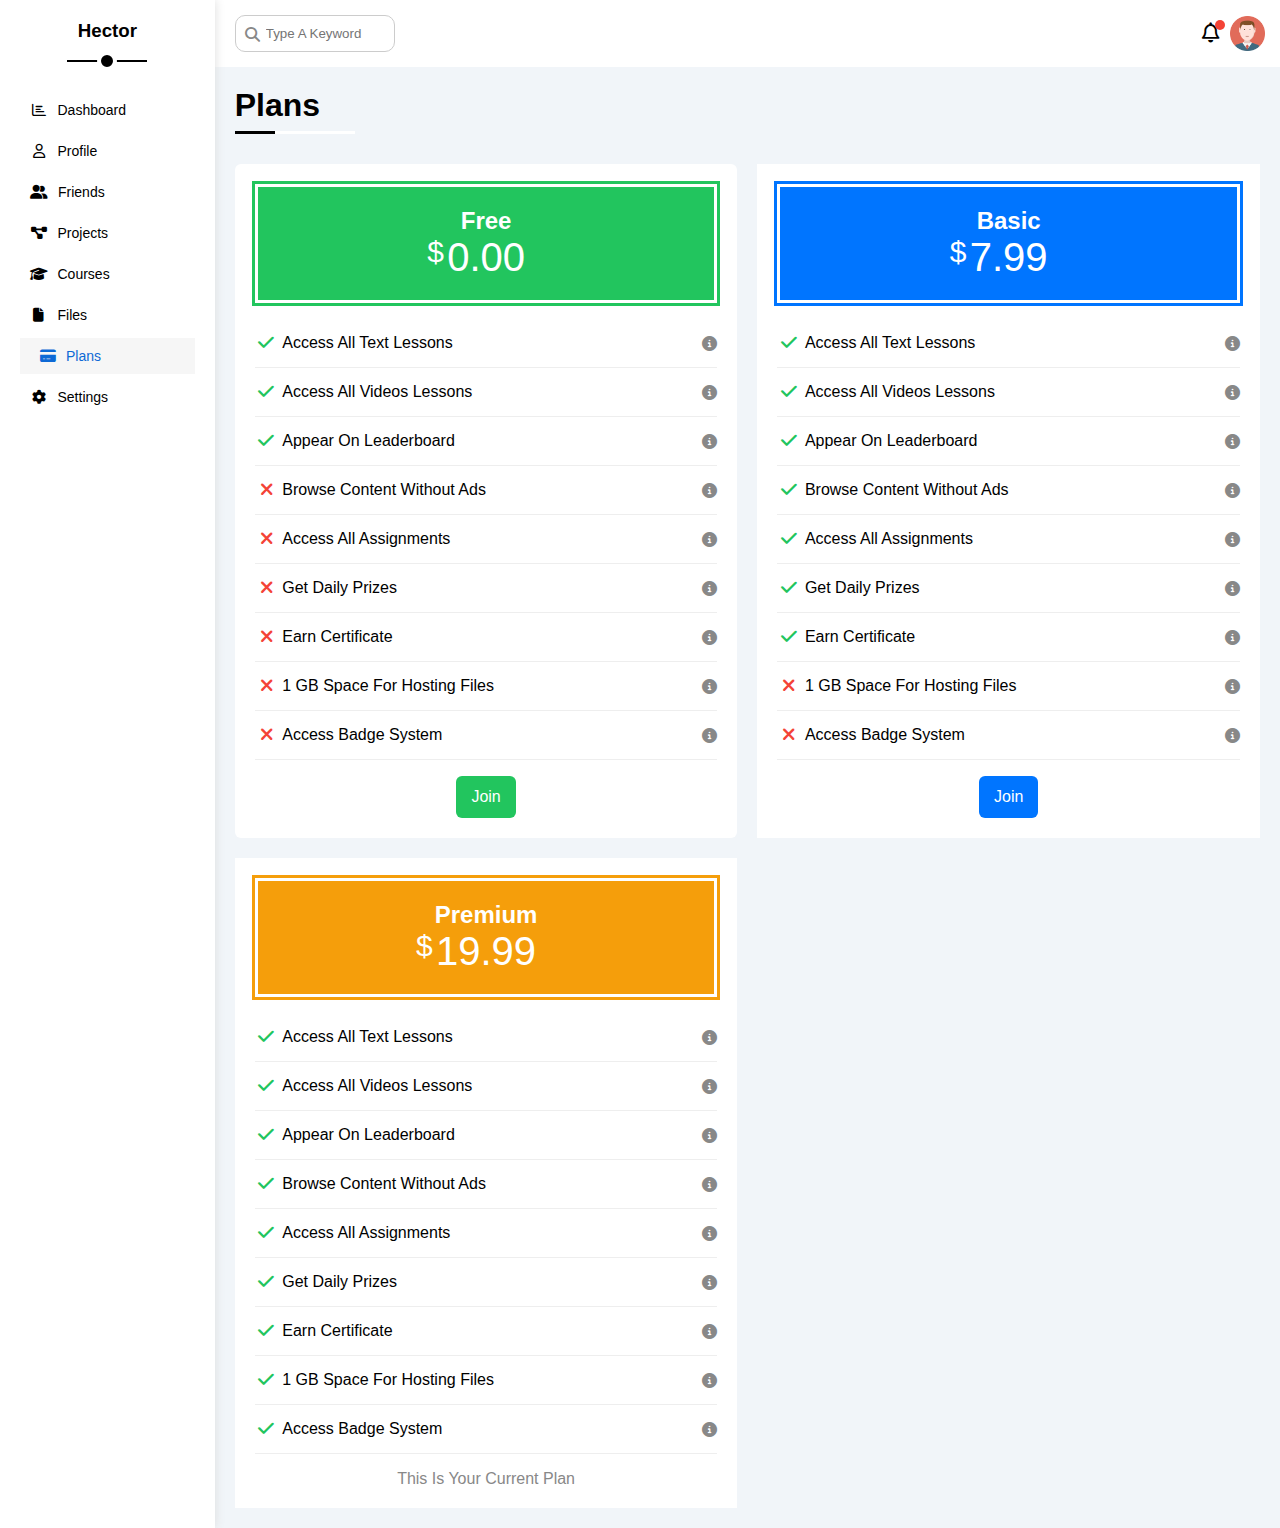
<file: plans.html>
<!DOCTYPE html>
<html lang="en">
  <head>
    <meta charset="UTF-8" />
    <meta name="viewport" content="width=device-width, initial-scale=1.0" />
    <title>Plans</title>
    <link rel="stylesheet" href="CSS/all.min.css" />
    <link rel="stylesheet" href="CSS/framework.css" />
    <link rel="stylesheet" href="CSS/main.css" />
    <link rel="preconnect" href="https://fonts.googleapis.com" />
    <link rel="preconnect" href="https://fonts.gstatic.com" crossorigin />
    <link
      href="https://fonts.googleapis.com/css2?family=Cairo:wght@300;400;700&family=Open+Sans:ital,wght@0,400;0,500;0,700;1,300&display=swap"
      rel="stylesheet"
    />
  </head>
  <body>
    <div class="page d-flex">
      <!-- Start Sidebar -->
      <div class="sidebar bg-white p-20 p-relative">
        <h3 class="p-relative txt-c mt-0">Hector</h3>
        <!-- Start Sidebar List -->
        <ul>
          <li>
            <a
              class="d-flex align-center fs-14 c-black rad-6 p-10"
              href="index.html"
            >
              <i class="fa-regular fa-chart-bar fa-fw"></i>
              <span>Dashboard</span>
            </a>
          </li>
          <!-- More links will be added here -->

          <li>
            <a
              class="d-flex align-center fs-14 c-black rad-6 p-10"
              href="profile.html"
            >
              <i class="fa-regular fa-user fa-fw"></i>
              <span>Profile</span>
            </a>
          </li>
          <li>
            <a
              class="d-flex align-center fs-14 c-black rad-6 p-10"
              href="friends.html"
            >
              <i class="fa-solid fa-user-group"></i>
              <span>Friends</span>
            </a>
          </li>
          <li>
            <a
              class="d-flex align-center fs-14 c-black rad-6 p-10"
              href="projects.html"
            >
              <i class="fa-solid fa-diagram-project fa-fw"></i>
              <span>Projects</span>
            </a>
          </li>
          <li>
            <a
              class="d-flex align-center fs-14 c-black rad-6 p-10"
              href="courses.html"
            >
              <i class="fa-solid fa-graduation-cap fa-fw"></i>
              <span>Courses</span>
            </a>
          </li>

          <li>
            <a class="d-flex align-center fs-14 c-black p-10" href="files.html">
              <i class="fa-solid fa-file fa-fw"></i>
              <span>Files</span>
            </a>
          </li>
          <li>
            <a
              class="active d-flex align-center fs-14 c-black p-10"
              href="plans.html"
            >
              <i class="fa-solid fa-credit-card"></i>
              <span>Plans</span>
            </a>
          </li>
          <li>
            <a
              class="d-flex align-center fs-14 c-black rad-6 p-10"
              href="settings.html"
            >
              <i class="fa-solid fa-gear fa-fw"></i>
              <span>Settings</span>
            </a>
          </li>
        </ul>
        <!-- End Sidebar List -->
      </div>
      <!-- End Sidebar -->

      <div class="content w-full">
        <!-- Start Head -->
        <div class="head bg-white p-15 between-flex">
          <!-- Start Search -->
          <div class="search p-relative">
            <input class="p-10" type="search" placeholder="Type A Keyword" />
          </div>
          <!-- End Search -->
          <!-- Start Button Group -->
          <div class="icons d-flex align-center">
            <span class="notification p-relative">
              <i class="fa-regular fa-bell fa-lg"></i>
            </span>
            <img src="/IMGs/avatar.png" alt="" />
          </div>
          <!-- End Button Group -->
        </div>
        <!-- End Head -->
        <h1 class="p-relative">Plans</h1>
        <div class="plans-page d-grid m-20 gap-20">
          <div class="plan green bg-white rad-6 p-20">
            <div class="top bg-green txt-c p-20">
              <h2 class="m-0 c-white">Free</h2>
              <div class="price c-white"><span>$</span>0.00</div>
            </div>
            <ul>
              <li>
                <i class="fa-solid fa-check fa-fw yes"></i>
                <span>Access All Text Lessons</span>
                <i class="fa-solid fa-circle-info help"></i>
              </li>
                <li>
                <i class="fa-solid fa-check fa-fw yes"></i>
                <span>Access All Videos Lessons</span>
                <i class="fa-solid fa-circle-info help"></i>
              </li>
              <li>
                <i class="fa-solid fa-check fa-fw yes"></i>
                <span>Appear On Leaderboard</span>
                <i class="fa-solid fa-circle-info help"></i>
              </li>
              <li>
                <i class="fa-solid fa-xmark fa-fw"></i>
                <span>Browse Content Without Ads</span>
                <i class="fa-solid fa-circle-info help"></i>
              </li>
              <li>
                <i class="fa-solid fa-xmark fa-fw"></i>
                <span>Access All Assignments</span>
                <i class="fa-solid fa-circle-info help"></i>
              </li>
              <li>
                <i class="fa-solid fa-xmark fa-fw"></i>
                <span>Get Daily Prizes</span>
                <i class="fa-solid fa-circle-info help"></i>
              </li>
              <li>
                <i class="fa-solid fa-xmark fa-fw"></i>
                <span>Earn Certificate</span>
                <i class="fa-solid fa-circle-info help"></i>
              </li>
              <li>
                <i class="fa-solid fa-xmark fa-fw"></i>
                <span>1 GB Space For Hosting Files</span>
                <i class="fa-solid fa-circle-info help"></i>
              </li>
              <li>
                <i class="fa-solid fa-xmark fa-fw"></i>
                <span>Access Badge System</span>
                <i class="fa-solid fa-circle-info help"></i>
              </li>
            </ul>
            <a href="#" class="btn-shape bg-green c-white d-block w-fit">Join</a>
          </div>
          <!-- Start Plan -->
          <div class="plan blue bg-white p-20">
            <div class="top bg-blue txt-c p-20">
              <h2 class="m-0 c-white">Basic</h2>
              <div class="price c-white"><span>$</span>7.99</div>
            </div>
            <ul class="list-none p-0">
              <li>
                <i class="fa-solid fa-check fa-fw yes"></i>
                <span>Access All Text Lessons</span>
                <i class="fa-solid fa-circle-info help"></i>
              </li>
              <li>
                <i class="fa-solid fa-check fa-fw yes"></i>
                <span>Access All Videos Lessons</span>
                <i class="fa-solid fa-circle-info help"></i>
              </li>
              <li>
                <i class="fa-solid fa-check fa-fw yes"></i>
                <span>Appear On Leaderboard</span>
                <i class="fa-solid fa-circle-info help"></i>
              </li>
              <li>
                <i class="fa-solid fa-check fa-fw yes"></i>
                <span>Browse Content Without Ads</span>
                <i class="fa-solid fa-circle-info help"></i>
              </li>
              <li>
                <i class="fa-solid fa-check fa-fw yes"></i>
                <span>Access All Assignments</span>
                <i class="fa-solid fa-circle-info help"></i>
              </li>
              <li>
                <i class="fa-solid fa-check fa-fw yes"></i>
                <span>Get Daily Prizes</span>
                <i class="fa-solid fa-circle-info help"></i>
              </li>
              <li>
                <i class="fa-solid fa-check fa-fw yes"></i>
                <span>Earn Certificate</span>
                <i class="fa-solid fa-circle-info help"></i>
              </li>
              <li>
                <i class="fa-solid fa-xmark fa-fw"></i>
                <span>1 GB Space For Hosting Files</span>
                <i class="fa-solid fa-circle-info help"></i>
              </li>
              <li>
                <i class="fa-solid fa-xmark fa-fw"></i>
                <span>Access Badge System</span>
                <i class="fa-solid fa-circle-info help"></i>
              </li>
            </ul>
            <a href="#" class="btn-shape bg-blue c-white d-block w-fit">Join</a>
          </div>
          <!-- End Plan -->
          <!-- Start Plan -->
          <div class="plan orange bg-white p-20">
            <div class="top bg-orange txt-c p-20">
              <h2 class="m-0 c-white">Premium</h2>
              <div class="price c-white"><span>$</span>19.99</div>
            </div>
            <ul class="list-none p-0">
              <li>
                <i class="fa-solid fa-check fa-fw yes"></i>
                <span>Access All Text Lessons</span>
                <i class="fa-solid fa-circle-info help"></i>
              </li>
              <li>
                <i class="fa-solid fa-check fa-fw yes"></i>
                <span>Access All Videos Lessons</span>
                <i class="fa-solid fa-circle-info help"></i>
              </li>
              <li>
                <i class="fa-solid fa-check fa-fw yes"></i>
                <span>Appear On Leaderboard</span>
                <i class="fa-solid fa-circle-info help"></i>
              </li>
              <li>
                <i class="fa-solid fa-check fa-fw yes"></i>
                <span>Browse Content Without Ads</span>
                <i class="fa-solid fa-circle-info help"></i>
              </li>
              <li>
                <i class="fa-solid fa-check fa-fw yes"></i>
                <span>Access All Assignments</span>
                <i class="fa-solid fa-circle-info help"></i>
              </li>
              <li>
                <i class="fa-solid fa-check fa-fw yes"></i>
                <span>Get Daily Prizes</span>
                <i class="fa-solid fa-circle-info help"></i>
              </li>
              <li>
                <i class="fa-solid fa-check fa-fw yes"></i>
                <span>Earn Certificate</span>
                <i class="fa-solid fa-circle-info help"></i>
              </li>
              <li>
                <i class="fa-solid fa-check fa-fw yes"></i>
                <span>1 GB Space For Hosting Files</span>
                <i class="fa-solid fa-circle-info help"></i>
              </li>
              <li>
                <i class="fa-solid fa-check fa-fw yes"></i>
                <span>Access Badge System</span>
                <i class="fa-solid fa-circle-info help"></i>
              </li>
            </ul>
            <p class="c-grey m-0 txt-c">This Is Your Current Plan</p>
          </div>
          <!-- End Plan -->
            </ul>
          </div>
        </div>
      </div>
    </div>
  </body>
</html>
</file>
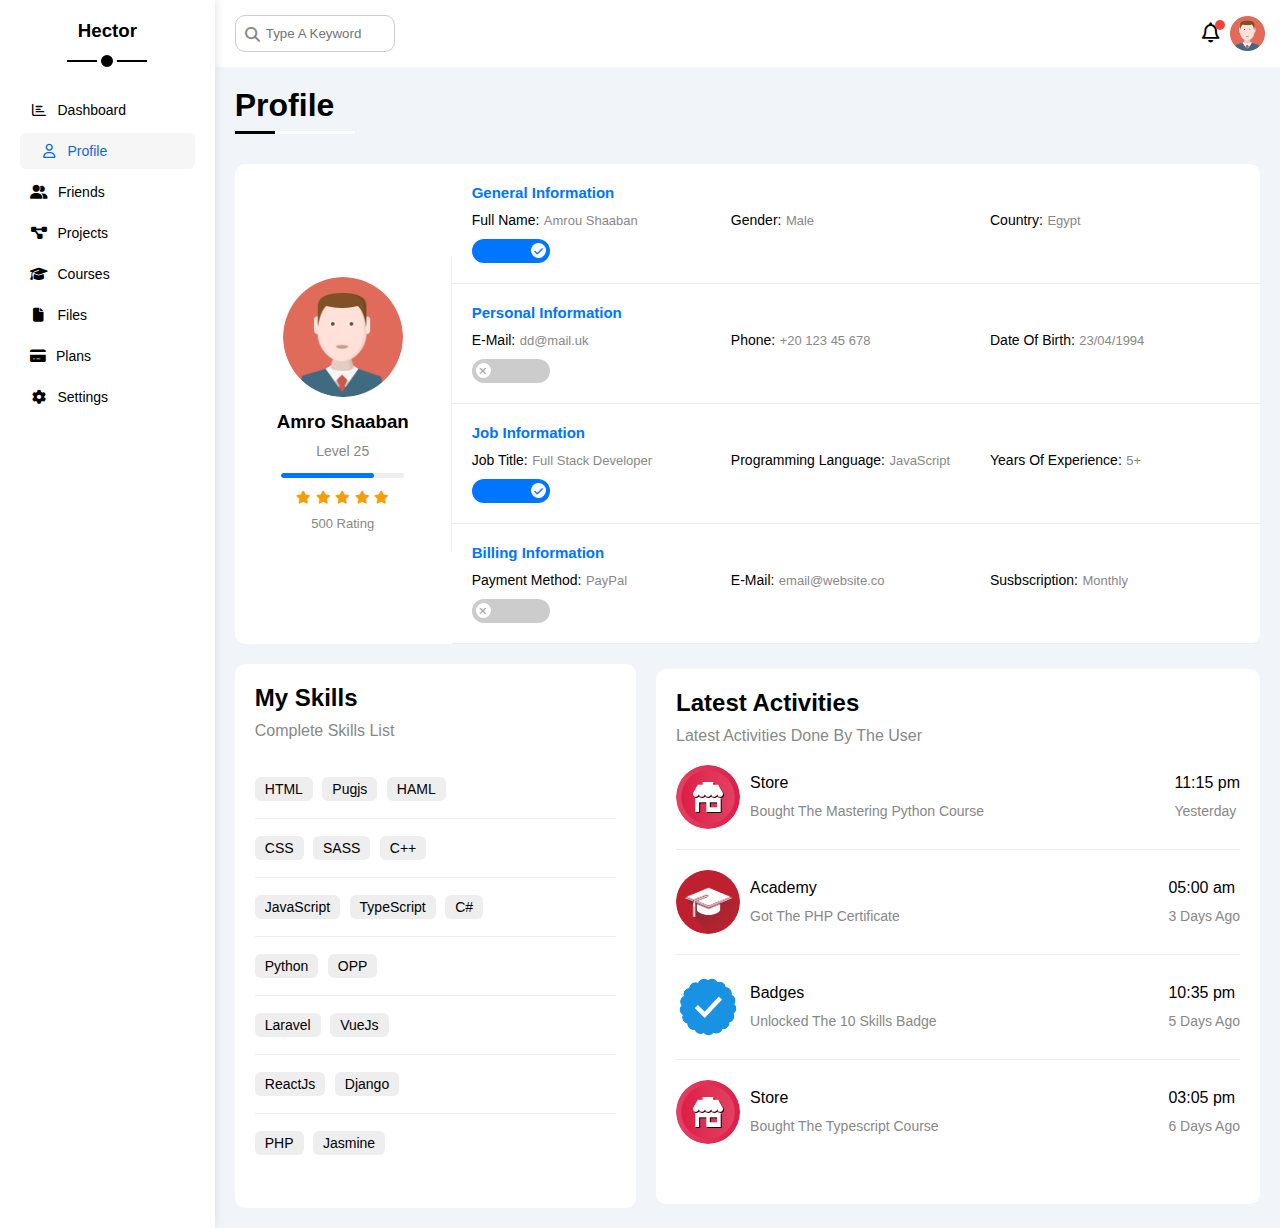
<file: profile.html>
<!DOCTYPE html>
<html lang="en">
  <head>
    <meta charset="UTF-8" />
    <meta name="viewport" content="width=device-width, initial-scale=1.0" />
    <title>Profile</title>
    <link rel="stylesheet" href="CSS/all.min.css" />
    <link rel="stylesheet" href="CSS/framework.css" />
    <link rel="stylesheet" href="CSS/main.css" />
    <link rel="preconnect" href="https://fonts.googleapis.com" />
    <link rel="preconnect" href="https://fonts.gstatic.com" crossorigin />
    <link
      href="https://fonts.googleapis.com/css2?family=Cairo:wght@300;400;700&family=Open+Sans:ital,wght@0,400;0,500;0,700;1,300&display=swap"
      rel="stylesheet"
    />
  </head>
  <body>
    <div class="page d-flex">
      <!-- Start Sidebar -->
      <div class="sidebar bg-white p-20 p-relative">
        <h3 class="p-relative txt-c mt-0">Hector</h3>
        <!-- Start Sidebar List -->
        <ul>
          <li>
            <a
              class="d-flex align-center fs-14 c-black rad-6 p-10"
              href="index.html"
            >
              <i class="fa-regular fa-chart-bar fa-fw"></i>
              <span>Dashboard</span>
            </a>
          </li>
          <!-- More links will be added here -->

          <li>
            <a
              class="active d-flex align-center fs-14 c-black rad-6 p-10"
              href="profile.html"
            >
              <i class="fa-regular fa-user fa-fw"></i>
              <span>Profile</span>
            </a>
          </li>
          <li>
            <a
              class="d-flex align-center fs-14 c-black rad-6 p-10"
              href="friends.html"
            >
              <i class="fa-solid fa-user-group"></i>
              <span>Friends</span>
            </a>
          </li>
          <li>
            <a
              class="d-flex align-center fs-14 c-black rad-6 p-10"
              href="projects.html"
            >
              <i class="fa-solid fa-diagram-project fa-fw"></i>
              <span>Projects</span>
            </a>
          </li>
          <li>
            <a
              class="d-flex align-center fs-14 c-black rad-6 p-10"
              href="courses.html"
            >
              <i class="fa-solid fa-graduation-cap fa-fw"></i>
              <span>Courses</span>
            </a>
          </li>

          <li>
            <a class="d-flex align-center fs-14 c-black p-10" href="files.html">
              <i class="fa-solid fa-file fa-fw"></i>
              <span>Files</span>
            </a>
          </li>
          <li>
            <a class="d-flex align-center fs-14 c-black p-10" href="plans.html">
              <i class="fa-solid fa-credit-card"></i>
              <span>Plans</span>
            </a>
          </li>
          <li>
            <a
              class="d-flex align-center fs-14 c-black rad-6 p-10"
              href="settings.html"
            >
              <i class="fa-solid fa-gear fa-fw"></i>
              <span>Settings</span>
            </a>
          </li>
        </ul>
        <!-- End Sidebar List -->
      </div>
      <!-- End Sidebar -->

      <div class="content w-full">
        <!-- Start Head -->
        <div class="head bg-white p-15 between-flex">
          <!-- Start Search -->
          <div class="search p-relative">
            <input class="p-10" type="search" placeholder="Type A Keyword" />
          </div>
          <!-- End Search -->
          <!-- Start Button Group -->
          <div class="icons d-flex align-center">
            <span class="notification p-relative">
              <i class="fa-regular fa-bell fa-lg"></i>
            </span>
            <img src="/IMGs/avatar.png" alt="" />
          </div>
          <!-- End Button Group -->
        </div>
        <!-- End Head -->
        <h1 class="p-relative">Profile</h1>
        <div class="profile-page m-20">
          <!-- Start Overview -->
          <div class="overview bg-white rad-10 d-flex align-center">
            <div class="avatar-box p-20 txt-c">
              <img class="mb-10 rad-half" src="IMGs/avatar.png" alt="" />
              <h3 class="m-0">Amro Shaaban</h3>
              <p class="c-grey mt-10 fs-14">Level 25</p>
              <div class="level rad-6 bg-eee p-relative">
                <span style="width: 75%"></span>
              </div>
              <div class="rating mt-10 mb-10">
                <i class="fa-solid fa-star c-orange fs-13"></i>
                <i class="fa-solid fa-star c-orange fs-13"></i>
                <i class="fa-solid fa-star c-orange fs-13"></i>
                <i class="fa-solid fa-star c-orange fs-13"></i>
                <i class="fa-solid fa-star c-orange fs-13"></i>
              </div>
              <p class="c-grey m-0 fs-13">500 Rating</p>
            </div>

            <div class="info-box txt-c-mobile">
              <!-- Start General Information Row -->
              <div class="box between-flex p-20">
                <h4 class="fs-15 c-blue m-0 w-full">General Information</h4>
                <div>
                  <span class="fs-14 fw-normal m-0">Full Name:</span>
                  <span class="fs-13 c-grey">Amrou Shaaban</span>
                </div>
                <div>
                  <span class="fs-14 fw-normal m-0">Gender:</span>
                  <span class="fs-13 c-grey">Male</span>
                </div>
                <div>
                  <span class="fs-14 fw-normal m-0">Country:</span>
                  <span class="fs-13 c-grey">Egypt</span>
                </div>
                <div>
                  <label>
                    <input class="toggle-checkbox" type="checkbox" checked />
                    <div class="toggle-switch"></div>
                  </label>
                </div>
              </div>
              <!-- End General Information Row -->
              <!-- Start Personal Information Row -->
              <div class="box between-flex p-20">
                <h4 class="fs-15 c-blue m-0 w-full">Personal Information</h4>
                <div>
                  <span class="fs-14 fw-normal m-0">E-Mail:</span>
                  <span class="fs-13 c-grey">dd@mail.uk</span>
                </div>
                <div>
                  <span class="fs-14 fw-normal m-0">Phone:</span>
                  <span class="fs-13 c-grey">+20 123 45 678</span>
                </div>
                <div>
                  <span class="fs-14 fw-normal m-0">Date Of Birth:</span>
                  <span class="fs-13 c-grey">23/04/1994</span>
                </div>
                <div>
                  <label>
                    <input class="toggle-checkbox" type="checkbox" />
                    <div class="toggle-switch"></div>
                  </label>
                </div>
              </div>
              <!-- End Personal Information Row -->
              <!-- Start Job Information Row -->
              <div class="box between-flex p-20">
                <h4 class="fs-15 c-blue m-0 w-full">Job Information</h4>
                <div>
                  <span class="fs-14 fw-normal m-0">Job Title:</span>
                  <span class="fs-13 c-grey">Full Stack Developer</span>
                </div>
                <div>
                  <span class="fs-14 fw-normal m-0">Programming Language:</span>
                  <span class="fs-13 c-grey">JavaScript</span>
                </div>
                <div>
                  <span class="fs-14 fw-normal m-0">Years Of Experience:</span>
                  <span class="fs-13 c-grey">5+</span>
                </div>
                <div>
                  <label>
                    <input class="toggle-checkbox" type="checkbox" checked />
                    <div class="toggle-switch"></div>
                  </label>
                </div>
              </div>
              <!-- End Job Information Row -->
              <!-- Start Billing Information Row -->
              <div class="box between-flex p-20">
                <h4 class="fs-15 c-blue m-0 w-full">Billing Information</h4>
                <div>
                  <span class="fs-14 fw-normal m-0">Payment Method:</span>
                  <span class="fs-13 c-grey">PayPal</span>
                </div>
                <div>
                  <span class="fs-14 fw-normal m-0">E-Mail:</span>
                  <span class="fs-13 c-grey">email@website.co</span>
                </div>
                <div>
                  <span class="fs-14 fw-normal m-0">Susbscription:</span>
                  <span class="fs-13 c-grey">Monthly</span>
                </div>
                <div>
                  <label>
                    <input class="toggle-checkbox" type="checkbox" />
                    <div class="toggle-switch"></div>
                  </label>
                </div>
              </div>
              <!-- End Billing Information Row -->
            </div>
          </div>
          <!-- End Overview -->
          <!-- Start Other Data -->
          <div class="other-data d-flex align-center gap-20">
            <div class="skills mt-20 p-20 rad-10 bg-white f-grow-1">
              <h2 class="mt-0 mb-10">My Skills</h2>
              <p class="c-grey mt-0 mb-20">Complete Skills List</p>
              <ul>
                <li class="pt-20 pb-20">
                  <span class="btn-shape bg-eee mr-5 fs-14">HTML</span>
                  <span class="btn-shape bg-eee mr-5 fs-14">Pugjs</span>
                  <span class="btn-shape bg-eee mr-5 fs-14">HAML</span>
                </li>
                <li class="pt-20 pb-20">
                  <span class="btn-shape bg-eee mr-5 fs-14">CSS</span>
                  <span class="btn-shape bg-eee mr-5 fs-14">SASS</span>
                  <span class="btn-shape bg-eee mr-5 fs-14">C++</span>
                </li>
                <li class="pt-20 pb-20">
                  <span class="btn-shape bg-eee mr-5 fs-14">JavaScript</span>
                  <span class="btn-shape bg-eee mr-5 fs-14">TypeScript</span>
                  <span class="btn-shape bg-eee mr-5 fs-14">C#</span>
                </li>
                <li class="pt-20 pb-20">
                  <span class="btn-shape bg-eee mr-5 fs-14">Python</span>
                  <span class="btn-shape bg-eee mr-5 fs-14">OPP</span>
                </li>
                <li class="pt-20 pb-20">
                  <span class="btn-shape bg-eee mr-5 fs-14">Laravel</span>
                  <span class="btn-shape bg-eee mr-5 fs-14">VueJs</span>
                </li>
                <li class="pt-20 pb-20">
                  <span class="btn-shape bg-eee mr-5 fs-14">ReactJs</span>
                  <span class="btn-shape bg-eee mr-5 fs-14">Django</span>
                </li>
                <li class="pt-20 pb-20">
                  <span class="btn-shape bg-eee mr-5 fs-14">PHP</span>
                  <span class="btn-shape bg-eee mr-5 fs-14">Jasmine</span>
                </li>
              </ul>
            </div>
            <div class="activities mt-20 p-20 rad-10 bg-white f-grow-2">
              <h2 class="mt-0 mb-10">Latest Activities</h2>
              <p class="c-grey mt-0 mb-20">Latest Activities Done By The User</p>
              <div class="box d-flex align-center pt-0 pb-20 p-relative">
                <img class="mr-10" src="IMGs/activity-01.png" alt="">
                <div class="info">
                  <span class="d-block mb-10">Store</span>
                  <span class="c-grey fs-14">Bought The Mastering Python Course</span>
                </div>
                <div class="date">
                  <span class="d-block mb-10">11:15 pm</span>
                  <span class="c-grey fs-14">Yesterday</span>
                </div>
              </div>
              <div class="box d-flex align-center pt-0 pb-20 p-relative">
                <img class="mr-10" src="IMGs/activity-02.png" alt="">
                <div class="info">
                  <span class="d-block mb-10">Academy</span>
                  <span class="c-grey fs-14">Got The PHP Certificate</span>
                </div>
                <div class="date">
                  <span class="d-block mb-10">05:00 am</span>
                  <span class="c-grey fs-14">3 Days Ago</span>
                </div>
              </div>
              <div class="box d-flex align-center pt-0 pb-20 p-relative">
                <img class="mr-10" src="IMGs/activity-03.png" alt="">
                <div class="info">
                  <span class="d-block mb-10">Badges</span>
                  <span class="c-grey fs-14">Unlocked The 10 Skills Badge</span>
                </div>
                <div class="date">
                  <span class="d-block mb-10">10:35 pm</span>
                  <span class="c-grey fs-14">5 Days Ago</span>
                </div>
              </div>
              <div class="box d-flex align-center pt-0 pb-20 p-relative">
                <img class="mr-10" src="IMGs/activity-01.png" alt="">
                <div class="info">
                  <span class="d-block mb-10">Store</span>
                  <span class="c-grey fs-14">Bought The Typescript Course</span>
                </div>
                <div class="date">
                  <span class="d-block mb-10">03:05 pm</span>
                  <span class="c-grey fs-14">6 Days Ago</span>
                </div>
              </div>

            </div>
          </div>
          <!-- End Other Data -->
        
      </div>
    </div>
  </body>
</html>
</file>
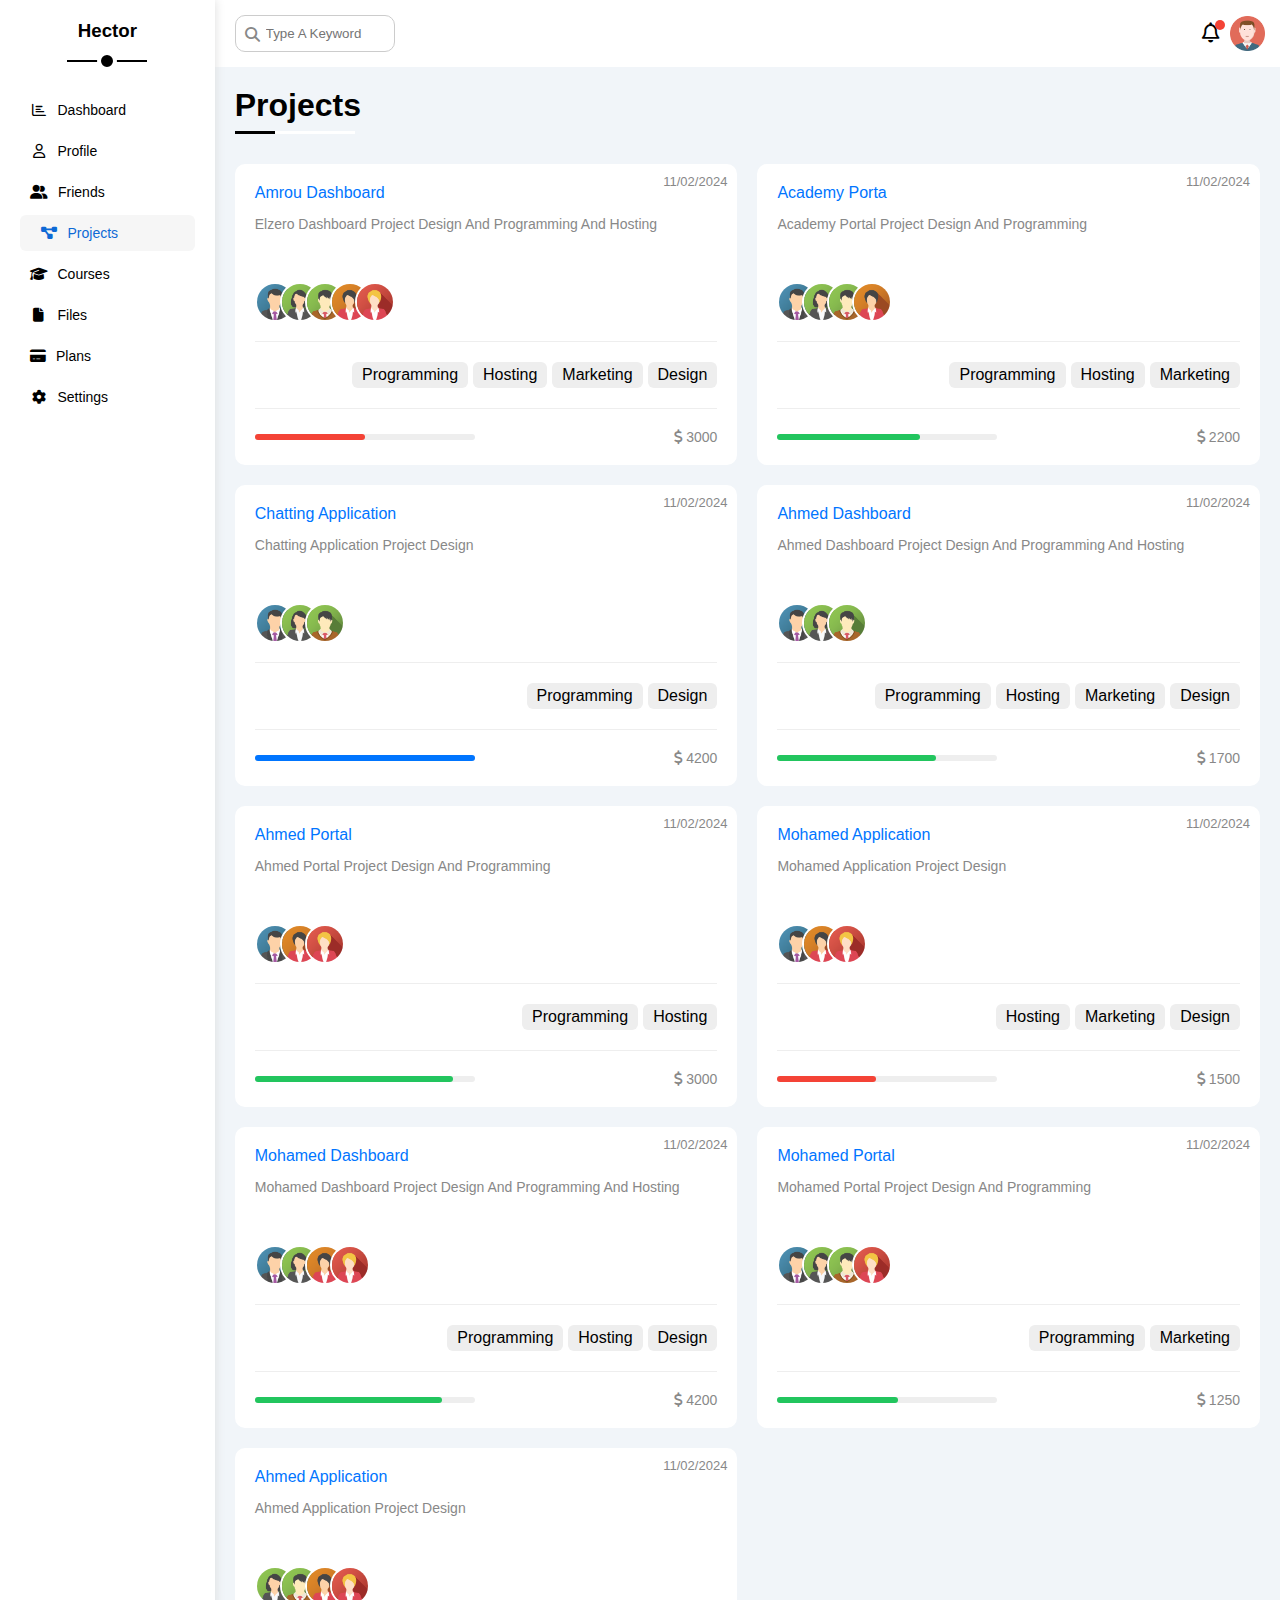
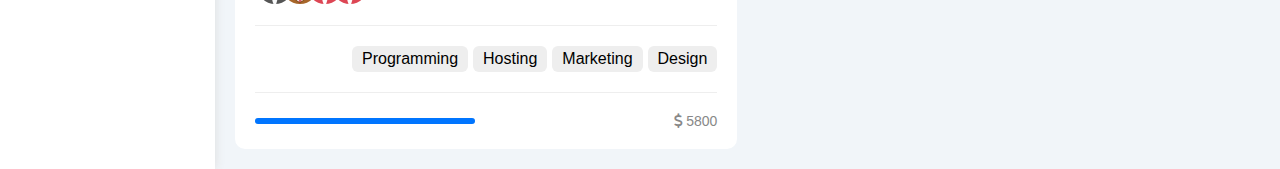
<file: projects.html>
<!DOCTYPE html>
<html lang="en">
  <head>
    <meta charset="UTF-8" />
    <meta name="viewport" content="width=device-width, initial-scale=1.0" />
    <title>Projects</title>
    <link rel="stylesheet" href="CSS/all.min.css" />
    <link rel="stylesheet" href="CSS/framework.css" />
    <link rel="stylesheet" href="CSS/main.css" />
    <link rel="preconnect" href="https://fonts.googleapis.com" />
    <link rel="preconnect" href="https://fonts.gstatic.com" crossorigin />
    <link
      href="https://fonts.googleapis.com/css2?family=Cairo:wght@300;400;700&family=Open+Sans:ital,wght@0,400;0,500;0,700;1,300&display=swap"
      rel="stylesheet"
    />
  </head>
  <body>
    <div class="page d-flex">
      <!-- Start Sidebar -->
      <div class="sidebar bg-white p-20 p-relative">
        <h3 class="p-relative txt-c mt-0">Hector</h3>
        <!-- Start Sidebar List -->
        <ul>
          <li>
            <a
              class="d-flex align-center fs-14 c-black rad-6 p-10"
              href="index.html"
            >
              <i class="fa-regular fa-chart-bar fa-fw"></i>
              <span>Dashboard</span>
            </a>
          </li>
          <!-- More links will be added here -->

          <li>
            <a
              class="d-flex align-center fs-14 c-black rad-6 p-10"
              href="profile.html"
            >
              <i class="fa-regular fa-user fa-fw"></i>
              <span>Profile</span>
            </a>
          </li>
          <li>
            <a
              class="d-flex align-center fs-14 c-black rad-6 p-10"
              href="friends.html"
            >
              <i class="fa-solid fa-user-group"></i>
              <span>Friends</span>
            </a>
          </li>
          <li>
            <a
              class="active d-flex align-center fs-14 c-black rad-6 p-10"
              href="projects.html"
            >
              <i class="fa-solid fa-diagram-project fa-fw"></i>
              <span>Projects</span>
            </a>
          </li>
          <li>
            <a
              class="d-flex align-center fs-14 c-black rad-6 p-10"
              href="courses.html"
            >
              <i class="fa-solid fa-graduation-cap fa-fw"></i>
              <span>Courses</span>
            </a>
          </li>

          <li>
            <a class="d-flex align-center fs-14 c-black p-10" href="files.html">
              <i class="fa-solid fa-file fa-fw"></i>
              <span>Files</span>
            </a>
          </li>
          <li>
            <a class="d-flex align-center fs-14 c-black p-10" href="plans.html">
              <i class="fa-solid fa-credit-card"></i>
              <span>Plans</span>
            </a>
          </li>
          <li>
            <a
              class="d-flex align-center fs-14 c-black rad-6 p-10"
              href="settings.html"
            >
              <i class="fa-solid fa-gear fa-fw"></i>
              <span>Settings</span>
            </a>
          </li>
        </ul>
        <!-- End Sidebar List -->
      </div>
      <!-- End Sidebar -->
      <div class="content w-full">
        <!-- Start Head -->
        <div class="head bg-white p-15 between-flex">
          <!-- Start Search -->
          <div class="search p-relative">
            <input class="p-10" type="search" placeholder="Type A Keyword" />
          </div>
          <!-- End Search -->
          <!-- Start Button Group -->
          <div class="icons d-flex align-center">
            <span class="notification p-relative">
              <i class="fa-regular fa-bell fa-lg"></i>
            </span>
            <img src="/IMGs/avatar.png" alt="" />
          </div>
          <!-- End Button Group -->
        </div>
        <!-- End Head -->
        <h1 class="p-relative">Projects</h1>
        <div class="projects d-grid gap-20 m-20">
          <!-- Start Project 1 -->
          <div class="project bg-white rad-10 p-20 p-relative">
            <span class="date c-grey fs-13">11/02/2024</span>
            <h4 class="mt-0 mb-10 fw-normal c-blue">Amrou Dashboard</h4>
            <p class="c-grey fs-14">
              Elzero Dashboard Project Design And Programming And Hosting
            </p>
            <div class="team p-relative">
              <a href="#"><img src="IMGs/team-01.png" alt="" /></a>
              <a href="#"><img src="IMGs/team-02.png" alt="" /></a>
              <a href="#"><img src="IMGs/team-03.png" alt="" /></a>
              <a href="#"><img src="IMGs/team-04.png" alt="" /></a>
              <a href="#"><img src="IMGs/team-05.png" alt="" /></a>
            </div>
            <div class="tasks mt-15 pt-20 pb-20 bt-1">
              <span class="btn-shape bg-eee">Programming</span>
              <span class="btn-shape bg-eee">Hosting</span>
              <span class="btn-shape bg-eee">Marketing</span>
              <span class="btn-shape bg-eee">Design</span>
            </div>
            <div class="info between-flex pt-20 bt-1">
              <div class="prog bg-eee p-relative">
                <span class="bg-red" style="width: 50%"></span>
              </div>
              <div class="fs-14 c-grey">
                <i class="fa-solid fa-dollar-sign"></i>
                3000
              </div>
            </div>
          </div>
          <!-- End Project 1 -->

          <!-- Start Project 2 -->
          <div class="project bg-white rad-10 p-20 p-relative">
            <span class="date c-grey fs-13">11/02/2024</span>
            <h4 class="mt-0 mb-10 fw-normal c-blue">Academy Porta</h4>
            <p class="c-grey fs-14">
              Academy Portal Project Design And Programming
            </p>
            <div class="team p-relative">
              <a href="#"><img src="IMGs/team-01.png" alt="" /></a>
              <a href="#"><img src="IMGs/team-02.png" alt="" /></a>
              <a href="#"><img src="IMGs/team-03.png" alt="" /></a>
              <a href="#"><img src="IMGs/team-04.png" alt="" /></a>
            </div>
            <div class="tasks mt-15 pt-20 pb-20 bt-1">
              <span class="btn-shape bg-eee">Programming</span>
              <span class="btn-shape bg-eee">Hosting</span>
              <span class="btn-shape bg-eee">Marketing</span>
            </div>
            <div class="info between-flex pt-20 bt-1">
              <div class="prog bg-eee p-relative">
                <span class="bg-green" style="width: 65%"></span>
              </div>
              <div class="fs-14 c-grey">
                <i class="fa-solid fa-dollar-sign"></i>
                2200
              </div>
            </div>
          </div>
          <!-- End Project 2 -->

          <!-- Start Project 3 -->
          <div class="project bg-white rad-10 p-20 p-relative">
            <span class="date c-grey fs-13">11/02/2024</span>
            <h4 class="mt-0 mb-10 fw-normal c-blue">Chatting Application</h4>
            <p class="c-grey fs-14">Chatting Application Project Design</p>
            <div class="team p-relative">
              <a href="#"><img src="IMGs/team-01.png" alt="" /></a>
              <a href="#"><img src="IMGs/team-02.png" alt="" /></a>
              <a href="#"><img src="IMGs/team-03.png" alt="" /></a>
            </div>
            <div class="tasks mt-15 pt-20 pb-20 bt-1">
              <span class="btn-shape bg-eee">Programming</span>
              <span class="btn-shape bg-eee">Design</span>
            </div>
            <div class="info between-flex pt-20 bt-1">
              <div class="prog bg-eee p-relative">
                <span class="bg-blue" style="width: 100%"></span>
              </div>
              <div class="fs-14 c-grey">
                <i class="fa-solid fa-dollar-sign"></i>
                4200
              </div>
            </div>
          </div>
          <!-- End Project 3 -->

          <!-- Start Project 4 -->
          <div class="project bg-white rad-10 p-20 p-relative">
            <span class="date c-grey fs-13">11/02/2024</span>
            <h4 class="mt-0 mb-10 fw-normal c-blue">Ahmed Dashboard</h4>
            <p class="c-grey fs-14">
              Ahmed Dashboard Project Design And Programming And Hosting
            </p>
            <div class="team p-relative">
              <a href="#"><img src="IMGs/team-01.png" alt="" /></a>
              <a href="#"><img src="IMGs/team-02.png" alt="" /></a>
              <a href="#"><img src="IMGs/team-03.png" alt="" /></a>
            </div>
            <div class="tasks mt-15 pt-20 pb-20 bt-1">
              <span class="btn-shape bg-eee">Programming</span>
              <span class="btn-shape bg-eee">Hosting</span>
              <span class="btn-shape bg-eee">Marketing</span>
              <span class="btn-shape bg-eee">Design</span>
            </div>
            <div class="info between-flex pt-20 bt-1">
              <div class="prog bg-eee p-relative">
                <span class="bg-green" style="width: 72%"></span>
              </div>
              <div class="fs-14 c-grey">
                <i class="fa-solid fa-dollar-sign"></i>
                1700
              </div>
            </div>
          </div>
          <!-- End Project 4 -->

          <!-- Start Project 5 -->
          <div class="project bg-white rad-10 p-20 p-relative">
            <span class="date c-grey fs-13">11/02/2024</span>
            <h4 class="mt-0 mb-10 fw-normal c-blue">Ahmed Portal</h4>
            <p class="c-grey fs-14">
              Ahmed Portal Project Design And Programming
            </p>
            <div class="team p-relative">
              <a href="#"><img src="IMGs/team-01.png" alt="" /></a>
              <a href="#"><img src="IMGs/team-04.png" alt="" /></a>
              <a href="#"><img src="IMGs/team-05.png" alt="" /></a>
            </div>
            <div class="tasks mt-15 pt-20 pb-20 bt-1">
              <span class="btn-shape bg-eee">Programming</span>
              <span class="btn-shape bg-eee">Hosting</span>
            </div>
            <div class="info between-flex pt-20 bt-1">
              <div class="prog bg-eee p-relative">
                <span class="bg-green" style="width: 90%"></span>
              </div>
              <div class="fs-14 c-grey">
                <i class="fa-solid fa-dollar-sign"></i>
                3000
              </div>
            </div>
          </div>
          <!-- End Project 5 -->

          <!-- Start Project 6 -->
          <div class="project bg-white rad-10 p-20 p-relative">
            <span class="date c-grey fs-13">11/02/2024</span>
            <h4 class="mt-0 mb-10 fw-normal c-blue">Mohamed Application</h4>
            <p class="c-grey fs-14">Mohamed Application Project Design</p>
            <div class="team p-relative">
              <a href="#"><img src="IMGs/team-01.png" alt="" /></a>
              <a href="#"><img src="IMGs/team-04.png" alt="" /></a>
              <a href="#"><img src="IMGs/team-05.png" alt="" /></a>
            </div>
            <div class="tasks mt-15 pt-20 pb-20 bt-1">
              <span class="btn-shape bg-eee">Hosting</span>
              <span class="btn-shape bg-eee">Marketing</span>
              <span class="btn-shape bg-eee">Design</span>
            </div>
            <div class="info between-flex pt-20 bt-1">
              <div class="prog bg-eee p-relative">
                <span class="bg-red" style="width: 45%"></span>
              </div>
              <div class="fs-14 c-grey">
                <i class="fa-solid fa-dollar-sign"></i>
                1500
              </div>
            </div>
          </div>
          <!-- End Project 6 -->

          <!-- Start Project 7 -->
          <div class="project bg-white rad-10 p-20 p-relative">
            <span class="date c-grey fs-13">11/02/2024</span>
            <h4 class="mt-0 mb-10 fw-normal c-blue">Mohamed Dashboard</h4>
            <p class="c-grey fs-14">
              Mohamed Dashboard Project Design And Programming And Hosting
            </p>
            <div class="team p-relative">
              <a href="#"><img src="IMGs/team-01.png" alt="" /></a>
              <a href="#"><img src="IMGs/team-02.png" alt="" /></a>
              <a href="#"><img src="IMGs/team-04.png" alt="" /></a>
              <a href="#"><img src="IMGs/team-05.png" alt="" /></a>
            </div>
            <div class="tasks mt-15 pt-20 pb-20 bt-1">
              <span class="btn-shape bg-eee">Programming</span>
              <span class="btn-shape bg-eee">Hosting</span>
              <span class="btn-shape bg-eee">Design</span>
            </div>
            <div class="info between-flex pt-20 bt-1">
              <div class="prog bg-eee p-relative">
                <span class="bg-green" style="width: 85%"></span>
              </div>
              <div class="fs-14 c-grey">
                <i class="fa-solid fa-dollar-sign"></i>
                4200
              </div>
            </div>
          </div>
          <!-- End Project 7 -->

          <!-- Start Project 8 -->
          <div class="project bg-white rad-10 p-20 p-relative">
            <span class="date c-grey fs-13">11/02/2024</span>
            <h4 class="mt-0 mb-10 fw-normal c-blue">Mohamed Portal</h4>
            <p class="c-grey fs-14">
              Mohamed Portal Project Design And Programming
            </p>
            <div class="team p-relative">
              <a href="#"><img src="IMGs/team-01.png" alt="" /></a>
              <a href="#"><img src="IMGs/team-02.png" alt="" /></a>
              <a href="#"><img src="IMGs/team-03.png" alt="" /></a>
              <a href="#"><img src="IMGs/team-05.png" alt="" /></a>
            </div>
            <div class="tasks mt-15 pt-20 pb-20 bt-1">
              <span class="btn-shape bg-eee">Programming</span>
              <span class="btn-shape bg-eee">Marketing</span>
            </div>
            <div class="info between-flex pt-20 bt-1">
              <div class="prog bg-eee p-relative">
                <span class="bg-green" style="width: 55%"></span>
              </div>
              <div class="fs-14 c-grey">
                <i class="fa-solid fa-dollar-sign"></i>
                1250
              </div>
            </div>
          </div>
          <!-- End Project 8 -->

          <!-- Start Project 9 -->
          <div class="project bg-white rad-10 p-20 p-relative">
            <span class="date c-grey fs-13">11/02/2024</span>
            <h4 class="mt-0 mb-10 fw-normal c-blue">Ahmed Application</h4>
            <p class="c-grey fs-14">Ahmed Application Project Design</p>
            <div class="team p-relative">
              <a href="#"><img src="IMGs/team-02.png" alt="" /></a>
              <a href="#"><img src="IMGs/team-03.png" alt="" /></a>
              <a href="#"><img src="IMGs/team-04.png" alt="" /></a>
              <a href="#"><img src="IMGs/team-05.png" alt="" /></a>
            </div>
            <div class="tasks mt-15 pt-20 pb-20 bt-1">
              <span class="btn-shape bg-eee">Programming</span>
              <span class="btn-shape bg-eee">Hosting</span>
              <span class="btn-shape bg-eee">Marketing</span>
              <span class="btn-shape bg-eee">Design</span>
            </div>
            <div class="info between-flex pt-20 bt-1">
              <div class="prog bg-eee p-relative">
                <span class="bg-blue" style="width: 100%"></span>
              </div>
              <div class="fs-14 c-grey">
                <i class="fa-solid fa-dollar-sign"></i>
                5800
              </div>
            </div>
          </div>
          <!-- End Project 9 -->
        </div>
      </div>
    </div>
  </body>
</html>
</file>
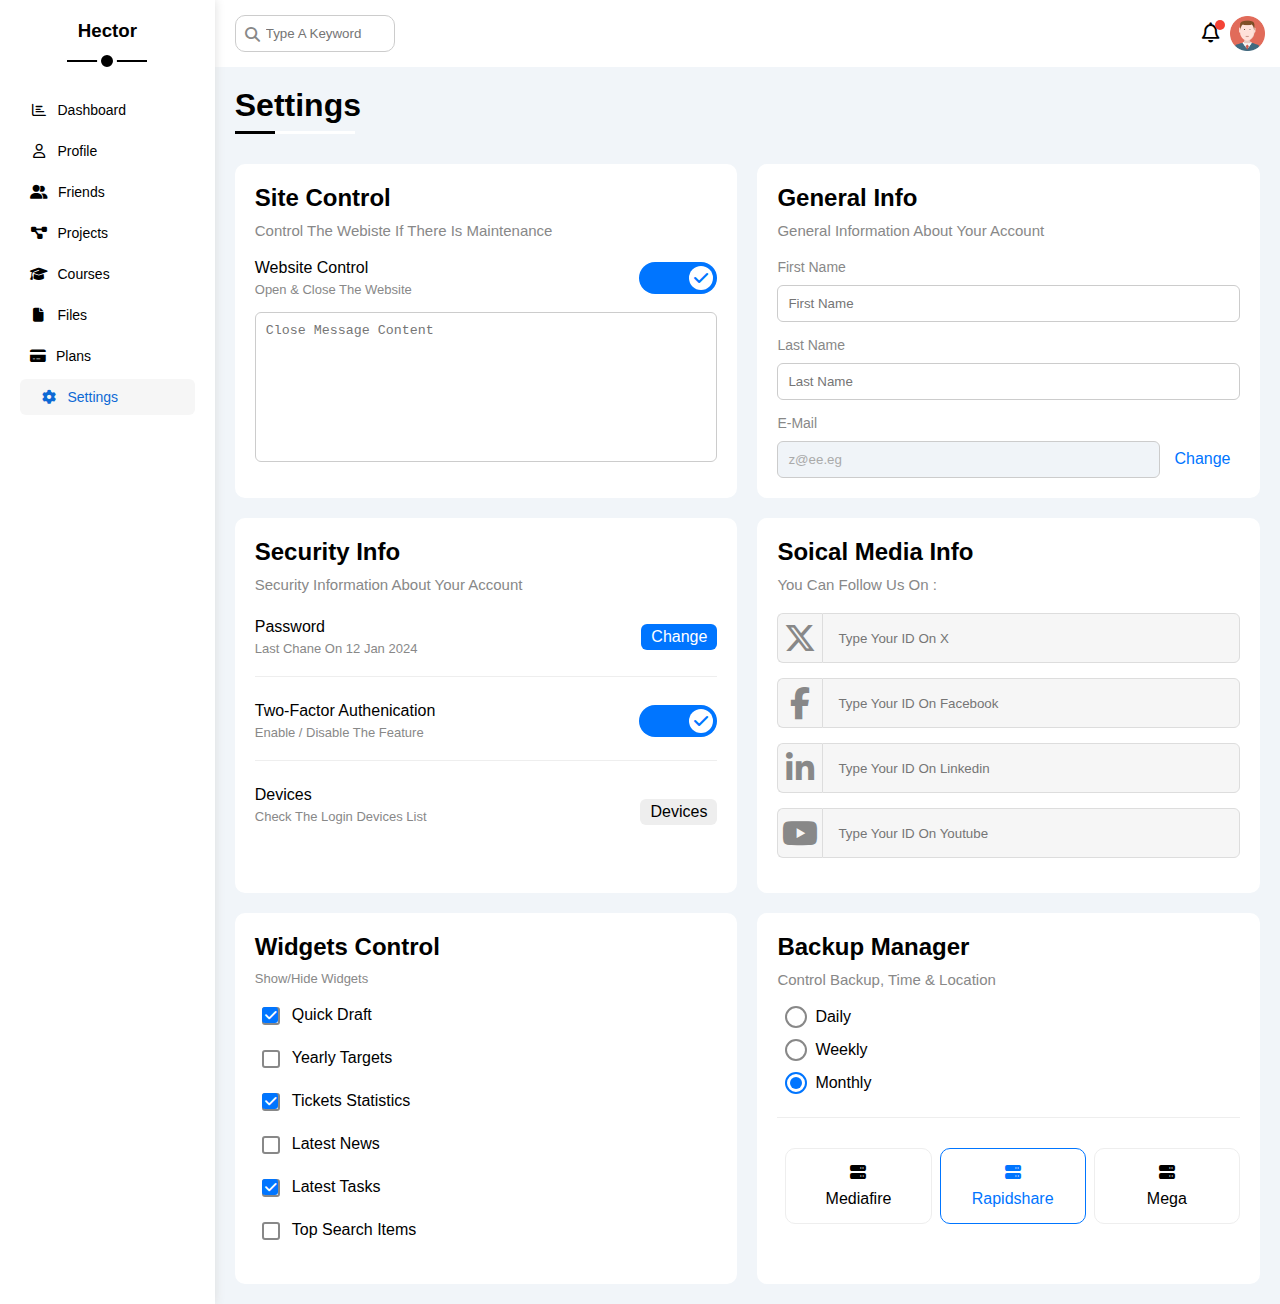
<file: settings.html>
<!DOCTYPE html>
<html lang="en">
  <head>
    <meta charset="UTF-8" />
    <meta name="viewport" content="width=device-width, initial-scale=1.0" />
    <title>Settings</title>
    <link rel="stylesheet" href="CSS/all.min.css" />
    <link rel="stylesheet" href="CSS/framework.css" />
    <link rel="stylesheet" href="CSS/main.css" />
    <link rel="preconnect" href="https://fonts.googleapis.com" />
    <link rel="preconnect" href="https://fonts.gstatic.com" crossorigin />
    <link
      href="https://fonts.googleapis.com/css2?family=Cairo:wght@300;400;700&family=Open+Sans:ital,wght@0,400;0,500;0,700;1,300&display=swap"
      rel="stylesheet"
    />
  </head>
  <body>
    <div class="page d-flex">
      <!-- Start Sidebar -->
      <div class="sidebar bg-white p-20 p-relative">
        <h3 class="p-relative txt-c mt-0">Hector</h3>
        <!-- Start Sidebar List -->
        <ul>
          <li>
            <a
              class="d-flex align-center fs-14 c-black rad-6 p-10"
              href="index.html"
            >
              <i class="fa-regular fa-chart-bar fa-fw"></i>
              <span>Dashboard</span>
            </a>
          </li>
          <!-- More links will be added here -->

          <li>
            <a
              class="d-flex align-center fs-14 c-black rad-6 p-10"
              href="profile.html"
            >
              <i class="fa-regular fa-user fa-fw"></i>
              <span>Profile</span>
            </a>
          </li>
          <li>
            <a
              class="d-flex align-center fs-14 c-black rad-6 p-10"
              href="friends.html"
            >
              <i class="fa-solid fa-user-group"></i>
              <span>Friends</span>
            </a>
          </li>
          <li>
            <a
              class="d-flex align-center fs-14 c-black rad-6 p-10"
              href="projects.html"
            >
              <i class="fa-solid fa-diagram-project fa-fw"></i>
              <span>Projects</span>
            </a>
          </li>
          <li>
            <a
              class="d-flex align-center fs-14 c-black rad-6 p-10"
              href="courses.html"
            >
              <i class="fa-solid fa-graduation-cap fa-fw"></i>
              <span>Courses</span>
            </a>
          </li>

          <li>
            <a class="d-flex align-center fs-14 c-black p-10" href="files.html">
              <i class="fa-solid fa-file fa-fw"></i>
              <span>Files</span>
            </a>
          </li>
          <li>
            <a class="d-flex align-center fs-14 c-black p-10" href="plans.html">
              <i class="fa-solid fa-credit-card"></i>
              <span>Plans</span>
            </a>
          </li>
          <li>
            <a
              class="active d-flex align-center fs-14 c-black rad-6 p-10"
              href="settings.html"
            >
              <i class="fa-solid fa-gear fa-fw"></i>
              <span>Settings</span>
            </a>
          </li>
        </ul>
        <!-- End Sidebar List -->
      </div>
      <!-- End Sidebar -->

      <div class="content w-full">
        <!-- Start Head -->
        <div class="head bg-white p-15 between-flex">
          <!-- Start Search -->
          <div class="search p-relative">
            <input class="p-10" type="search" placeholder="Type A Keyword" />
          </div>
          <!-- End Search -->
          <!-- Start Button Group -->
          <div class="icons d-flex align-center">
            <span class="notification p-relative">
              <i class="fa-regular fa-bell fa-lg"></i>
            </span>
            <img src="/IMGs/avatar.png" alt="" />
          </div>
          <!-- End Button Group -->
        </div>
        <!-- End Head -->
        <h1 class="p-relative">Settings</h1>
        <div class="settings-page m-20 d-grid gap-20">
          <!-- Start Settings Box -->

          <!-- Start Widget 1 -->
          <div class="p-20 bg-white rad-10">
            <h2 class="mt-0 mb-10">Site Control</h2>
            <p class="mt-0 mb-20 fs-15 c-grey">
              Control The Webiste If There Is Maintenance
            </p>
            <div class="mb-15 between-flex">
              <div>
                <span>Website Control</span>
                <p class="c-grey mt-5 mb-0 fs-13">Open & Close The Website</p>
              </div>
              <div>
                <label>
                  <input class="toggle-checkbox" type="checkbox" checked />
                  <div class="toggle-switch"></div>
                </label>
              </div>
            </div>
            <textarea
              class="close-message b-none p-10 rad-6 d-block w-full"
              placeholder="Close Message Content"
            ></textarea>
          </div>
          <!-- End Widget 1 -->

          <!-- Start Widget 2 -->
          <div class="p-20 bg-white rad-10">
            <h2 class="mt-0 mb-10">General Info</h2>
            <p class="mt-0 mb-20 fs-15 c-grey">
              General Information About Your Account
            </p>
            <div class="mb-15">
              <label class="fs-14 c-grey d-block mb-10" for="first"
                >First Name</label
              >
              <input
                class="b-none p-10 rad-6 border-ccc d-block w-full"
                type="text"
                id="first"
                placeholder="First Name"
              />
            </div>
            <div class="mb-15">
              <label class="fs-14 c-grey d-block mb-10" for="last"
                >Last Name</label
              >
              <input
                class="b-none p-10 rad-6 border-ccc d-block w-full"
                type="text"
                id="last"
                placeholder="Last Name"
              />
            </div>
            <div class="mb-0">
              <label class="fs-14 c-grey d-block mb-10" for="email"
                >E-Mail</label
              >
              <input
                class="email b-none p-10 rad-6 border-ccc mr-10 w-full"
                type="email"
                id="email"
                value="z@ee.eg"
                disabled
              />
              <a class="c-blue" href="">Change</a>
            </div>
          </div>
          <!-- End Widget 2 -->

          <!-- Start Widget 3 -->
          <div class="widget3 p-20 bg-white rad-10">
            <h2 class="mt-0 mb-10">Security Info</h2>
            <p class="mt-0 mb-25 fs-15 c-grey">
              Security Information About Your Account
            </p>

            <div class="sec- box password between-flex mb-25">
              <div>
                <span>Password</span>
                <p class="c-grey fs-13 mt-5 mb-0">Last Chane On 12 Jan 2024</p>
              </div>
              <a class="button btn-shape bg-blue c-white" href="">Change</a>
            </div>

            <div class="sec-box authenication between-flex mb-25">
              <div>
                <span>Two-Factor Authenication</span>
                <p class="c-grey fs-13 mt-5 mb-0">
                  Enable / Disable The Feature
                </p>
              </div>
              <div>
                <label>
                  <input class="toggle-checkbox" type="checkbox" checked />
                  <div class="toggle-switch"></div>
                </label>
              </div>
            </div>

            <div class="sec-box devices between-flex">
              <div>
                <span>Devices</span>
                <p class="c-grey fs-13 mt-5">Check The Login Devices List</p>
              </div>
              <a class="bg-eee c-black btn-shape" href="">Devices</a>
            </div>
          </div>

          <!-- End Widget 3 -->

          <!-- Start Widget 4 -->
          <div class="social-media p-20 bg-white rad-10">
            <h2 class="mt-0 mb-10">Soical Media Info</h2>
            <p class="mt-0 mb-20 fs-15 c-grey">You Can Follow Us On :</p>
            <div class="X d-flex align-center mb-15">
              <i class="fa-brands fa-x-twitter fa-2x center-flex c-grey x-twitter"></i>
              <input class="w-full" type="text" placeholder="Type Your ID On X">
            </div>
            <div class="X d-flex align-center mb-15">
              <i class="fa-brands fa-facebook-f fa-2x center-flex c-grey facebook"></i>
              <input class="w-full" type="text" placeholder="Type Your ID On Facebook">
            </div>
            <div class="X d-flex align-center mb-15">
              <i class="fa-brands fa-linkedin-in fa-2x center-flex c-grey linked-in"></i>
              <input class="w-full" type="text" placeholder="Type Your ID On Linkedin">
            </div>
            <div class="X d-flex align-center mb-15">
              <i class="fa-brands fa-youtube fa-2x center-flex c-grey youtube"></i>
              <input class="w-full" type="text" placeholder="Type Your ID On Youtube">
            </div>
          </div>
          <!-- End Widget 4 -->

          <!-- Start Widget 5 -->
          <div class="widgets-control bg-white rad-10 p-20">
            <h2 class="mt-0 mb-10">Widgets Control</h2>
            <p class="mt-0 mb-20 c-grey fs-13">Show/Hide Widgets</p> 
            <div class="control d-flex align-center mb-25">
              <input type="checkbox" id="quick-draft" checked>
              <label for="quick-draft">Quick Draft</label>
            </div>

            <div class="control d-flex align-center mb-25">
              <input type="checkbox" id="yearly-targets">
              <label for="yearly-targets">Yearly Targets</label>
            </div>

            <div class="control d-flex align-center mb-25">
              <input type="checkbox" id="tickets" checked>
              <label for="tickets">Tickets Statistics</label>
            </div>

            <div class="control d-flex align-center mb-25">
              <input type="checkbox" id="latest-news">
              <label for="latest-news">Latest News</label>
            </div>

          <div class="control d-flex align-center mb-25">
            <input type="checkbox" id="latest-tasks" checked>
            <label for="latest-tasks">Latest Tasks</label>
            </div>

            <div class="control d-flex align-center mb-25">
              <input type="checkbox" id="top-search-items">
              <label for="top-search-items">Top Search Items</label>
            </div>

          </div>
          <!-- End Widget 5 -->

          <!-- Start Widget 6 -->
          <div class="backup rad-10 bg-white p-20">
            <h2 class="mt-0 mb-10">Backup Manager</h2>
            <p class="mt-0 mb-20 c-grey fs-15">Control Backup, Time & Location</p>
            <div class="select d-flex align-center mb-15">
              <input type="radio" name="time" id="daily" checked>
              <label for="daily">Daily</label>
            </div>
            <div class="select d-flex align-center mb-15">
              <input type="radio" name="time" id="weekly" checked>
              <label for="weekly">Weekly</label>
            </div>
            <div class="select d-flex align-center mb-25">
              <input type="radio" name="time" id="monthly" checked>
              <label for="monthly">Monthly</label>
            </div>
            <div class="servers d-flex align-center txt-c">

              <input type="radio" name="servers" id="server-one">
              <div class="server mb-15 rad-10 w-full">
                <label class="d-block m-15" for="server-one">
                  <i class="fa-solid fa-server d-block mb-10"></i>
                  Mediafire
                </label>
              </div>

              <input type="radio" name="servers" id="server-two" checked>
              <div class="server mb-15 rad-10 w-full">
                <label class="d-block m-15" for="server-two">
                  <i class="fa-solid fa-server d-block mb-10"></i>
                  Rapidshare
                </label>
              </div>

              <input type="radio" name="servers" id="server-three">
              <div class="server mb-15 rad-10 w-full">
                <label class="d-block m-15" for="server-three">
                  <i class="fa-solid fa-server d-block mb-10"></i>
                  Mega
                </label>
              </div>

            </div>
          </div>
          <!-- End Widget 6 -->

        <!-- End Settings Box -->
      </div>
    </div>
  </body>
</html>
</file>
<file: CSS/framework.css>
:root {
  --blue-color: #0075ff;
  --blue-alt-color: #0d69d5;
  --orange-color: #f59e0b;
  --green-color: #22c55e;
  --red-color: #f44336;
  --grey-color: #888;
}

/* Start Box */
.d-block {
  display: block;
}
/* Start D-Flex */

.d-flex {
  display: flex;
}
.align-center {
  align-items: center;
}
.space-between {
  justify-content: space-between;
}
.f-wrap {
  flex-wrap: wrap;
}
.f-grow-1 {
  flex-grow: 1;
}
.f-grow-2 {
  flex-grow: 2;
}
/* End D-Flex */
.d-grid {
  display: grid;
}
.gap-20 {
  gap: 20px;
}
.w-full {
  width: 100%;
}
.w-fit {
  width: fit-content;
}
.w-32 {
  width: 32px;
}
.w-50 {
  width: 50px;
}
.w-64 {
  width: 64px;
}
.w-100 {
  width: 100px;
}
.h-32 {
  height: 32px;
}
.h-50 {
  height: 50px;
}
.h-64 {
  height: 64px;
}
.h-100 {
  height: 100px;
}
.h-full {
  height: 100%;
}
@media (max-width: 767px) {
  .block-mobile {
    display: block;
  }
  .hide-in-mobile {
    display: none;
  }
}
/* End Box */

/* Start Padding + Margin */
.p-5 {
  padding: 5px;
}
.p-10 {
  padding: 10px;
}
.p-15 {
  padding: 15px;
}
.p-20 {
  padding: 20px;
}
.pt-2 {
  padding-top: 2px;
}
.pt-10 {
  padding-top: 10px;
}
.pt-15 {
  padding-top: 15px;
}
.pt-20 {
  padding-top: 20px;
}
.pt-25 {
  padding-top: 25px;
}
.pt-30 {
  padding-top: 30px;
}
.pt-40 {
  padding-top: 40px;
}
.pt-50 {
  padding-top: 50px;
}
.pb-0 {
  padding-bottom: 0;
}
.pb-10 {
  padding-bottom: 10px;
}
.pb-15 {
  padding-bottom: 15px;
}
.pb-20 {
  padding-bottom: 20px;
}
.pl-10 {
  padding-left: 10px;
}
.pl-15 {
  padding-left: 15px;
}
.pl-20 {
  padding-left: 20px;
}
.pl-25 {
  padding-left: 25px;
}
.pl-35 {
  padding-left: 35px;
}
.pl-45 {
  padding-left: 45px;
}
.m-0 {
  margin: 0;
}
.m-15 {
  margin: 15px;
}
.m-20 {
  margin: 20px;
}
.mt-0 {
  margin-top: 0;
}
.mt-5 {
  margin-top: 5px;
}
.mt-10 {
  margin-top: 10px;
}
.mt-15 {
  margin-top: 15px;
}
.mt-20 {
  margin-top: 20px;
}
.mt-25 {
  margin-top: 25px;
}
.mr-0 {
  margin-right: 0;
}
.mr-5 {
  margin-right: 5px;
}
.mr-10 {
  margin-right: 10px;
}
.mr-15 {
  margin-right: 15px;
}
.mr-50 {
  margin-right: 50px;
}
.mb-0 {
  margin-bottom: 0;
}
.mb-5 {
  margin-bottom: 5px;
}
.mb-10 {
  margin-bottom: 10px;
}
.mb-15 {
  margin-bottom: 15px;
}
.mb-20 {
  margin-bottom: 20px;
}
.mb-25 {
  margin-bottom: 25px;
}
.mb-30 {
  margin-bottom: 30px;
}
/* End Padding + Margin */

/* Start Color */

.bg-white {
  background-color: white;
}
.bg-blue {
  background-color: var(--blue-color);
}
.bg-orange {
  background-color: var(--orange-color);
}
.bg-green {
  background-color: var(--green-color);
}
.bg-red {
  background-color: var(--red-color);
}
.bg-eee {
  background-color: #eee;
}

.c-white {
  color: white;
}
.c-blue {
  color: var(--blue-color);
}
.c-orange {
  color: var(--orange-color);
}
.c-green {
  color: var(--green-color);
}
.c-red {
  color: var(--red-color);
}
.c-black {
  color: black;
}
.c-grey {
  color: var(--grey-color);
}

/* End Color */

/* Start Position */
.p-relative {
  position: relative;
}
.p-absolute {
  position: absolute;
}
/* End Position */

/* Start Font */
.txt-c {
  text-align: center;
}
.fs-13 {
  font-size: 13px;
}
.fs-14 {
  font-size: 14px;
}
.fs-15 {
  font-size: 15px;
}
.fs-16 {
  font-size: 16px;
}
.fs-17 {
  font-size: 17px;
}
.fs-20 {
  font-size: 20px;
}
.fs-25 {
  font-size: 25px;
}
.fw-normal {
  font-weight: normal;
}
.fw-bold {
  font-weight: bold;
}
@media (max-width: 767px) {
  .txt-c-mobile {
    text-align: center;
  }
}
/* End Font */

/* Start Border */
.b-none {
  border-style: none;
}
.border-ccc {
  border: 1px solid #ccc;
}
.border-eee {
  border: 1px solid #eee;
}
.bt-1 {
  border-top: 1px solid #eee;
}
.bb-1 {
  border-bottom: 1px solid #eee;
}
.rad-half {
  border-radius: 50%;
  -webkit-border-radius: 50%;
  -moz-border-radius: 50%;
  -ms-border-radius: 50%;
  -o-border-radius: 50%;
}
.rad-6 {
  border-radius: 6px;
  -webkit-border-radius: 6px;
  -moz-border-radius: 6px;
  -ms-border-radius: 6px;
  -o-border-radius: 6px;
}
.rad-10 {
  border-radius: 10px;
  -webkit-border-radius: 10px;
  -moz-border-radius: 10px;
  -ms-border-radius: 10px;
  -o-border-radius: 10px;
}
/* End Border */

/* @media (max-width: 767px) {
  .hide-mobile {
    display: none;
  }
} */

/* Start Components */
.center-flex {
  display: flex;
  align-items: center;
  justify-content: center;
}
.between-flex {
  display: flex;
  align-items: center;
  justify-content: space-between;
}

.btn-shape {
  padding: 4px 10px;
  border-radius: 6px;
  -webkit-border-radius: 6px;
  -moz-border-radius: 6px;
  -ms-border-radius: 6px;
  -o-border-radius: 6px;
}
/* End Components */
</file>
<file: CSS/main.css>
:root {
  --blue-color: #0075ff;
  --blue-alt-color: #0d69d5;
  --orange-color: #f59e0b;
  --green-color: #22c55e;
  --red-color: #f44336;
  --grey-color: #888;
}
* {
  box-sizing: border-box;
}
body {
  font-family: "open-sans", sans-serif;
  margin: 0;
}
*:focus {
  outline: none;
}
a {
  text-decoration: none;
}
ul {
  list-style: none;
  padding: 0;
}
::-webkit-scrollbar {
  width: 9px;
}
::-webkit-scrollbar-track {
  background-color: white;
}
::-webkit-scrollbar-thumb {
  background-color: var(--blue-color);
}
::-webkit-scrollbar-thumb:hover {
  background-color: var(--blue-alt-color);
}
.page {
  background-color: #f1f5f9;
  min-height: 100vh;
}
/* Start Sidebar */
.sidebar {
  width: 250px;
  box-shadow: 0 0 10px #ddd;
}
.sidebar h3 {
  margin-bottom: 50px;
}
.sidebar h3::before {
  content: "";
  position: absolute;
  background-color: black;
  width: 80px;
  height: 2px;
  bottom: -20px;
  left: 50%;
  transform: translateX(-50%);
  -webkit-transform: translateX(-50%);
  -moz-transform: translateX(-50%);
  -ms-transform: translateX(-50%);
  -o-transform: translateX(-50%);
}
.sidebar h3::after {
  content: "";
  position: absolute;
  width: 12px;
  height: 12px;
  bottom: -29px;
  left: 50%;
  transform: translateX(-50%);
  background-color: black;
  border-radius: 50%;
  -webkit-border-radius: 50%;
  -moz-border-radius: 50%;
  -ms-border-radius: 50%;
  -o-border-radius: 50%;
  border: 4px solid white;
  -webkit-transform: translateX(-50%);
  -moz-transform: translateX(-50%);
  -ms-transform: translateX(-50%);
  -o-transform: translateX(-50%);
}

.sidebar ul li a {
  margin-bottom: 5px;
  transition: 0.3s;
  -webkit-transition: 0.3s;
  -moz-transition: 0.3s;
  -ms-transition: 0.3s;
  -o-transition: 0.3s;
}
.sidebar ul li a:hover,
.sidebar ul li a.active {
  background-color: #f6f6f6;
  color: var(--blue-alt-color);
  padding-left: 20px;
}

.sidebar ul li a span {
  font-size: 14px;
  margin-left: 10px;
}

@media (max-width: 767px) {
  .sidebar {
    width: 58px;
    padding: 10px;
  }
  .sidebar > h3 {
    font-size: 14px;
    margin-bottom: 15px;
  }
  .sidebar > h3::before,
  .sidebar > h3::after {
    display: none;
  }
  .sidebar ul li a span {
    display: none;
  }
}
/* End Sidebar */

/* Start Content */
.content {
  overflow: hidden;
}
.head .search::before {
  font-family: var(--fa-style-family-classic);
  content: "\f002";
  font-weight: 900;
  font-size: 15px;
  position: absolute;
  left: 15px;
  top: 50%;
  transform: translateY(-50%);
  -webkit-transform: translateY(-50%);
  -moz-transform: translateY(-50%);
  -ms-transform: translateY(-50%);
  -o-transform: translateY(-50%);
  color: var(--grey-color);
}
.head .search input {
  border: 1px solid #ccc;
  border-radius: 10px;
  -webkit-border-radius: 10px;
  -moz-border-radius: 10px;
  -ms-border-radius: 10px;
  -o-border-radius: 10px;
  margin-left: 5px;
  padding-left: 30px;
  width: 160px;
  transition: width 0.3s;
  -webkit-transition: width 0.3s;
  -moz-transition: width 0.3s;
  -ms-transition: width 0.3s;
  -o-transition: width 0.3s;
}
.head .search input:focus {
  width: 200px;
  caret-color: var(--blue-color);
}
.head .search input:focus::placeholder {
  opacity: 0;
}
.head .icons .notification::before {
  content: "";
  position: absolute;
  width: 10px;
  height: 10px;
  border-radius: 50%;
  background-color: var(--red-color);
  right: -5px;
  top: -5px;

  -webkit-border-radius: 50%;
  -moz-border-radius: 50%;
  -ms-border-radius: 50%;
  -o-border-radius: 50%;
}
.head .icons span i {
  cursor: pointer;
}
.head .icons img {
  width: 35px;
  height: 35 px;
  margin-left: 10px;
}
.page h1 {
  margin: 20px 20px 40px;
}
.page h1::before,
.page h1::after {
  content: "";
  position: absolute;
  height: 3px;
  bottom: -10px;
  left: 0;
}
.page h1::before {
  width: 120px;
  background-color: white;
}
.page h1::after {
  width: 40px;
  background-color: black;
}
.wrapper {
  grid-template-columns: repeat(auto-fill, minmax(450px, 1fr));
  margin-left: 20px;
  margin-right: 20px;
  margin-bottom: 20px;
}
@media (max-width: 767px) {
  .wrapper {
    grid-template-columns: minmax(200px, 1fr);
    margin-left: 10px;
    margin-right: 10px;
    gap: 10px;
  }
}
/* End Content */

/* Start Welcome Widget */
.welcome {
  overflow: hidden;
}
.welcome .intro img {
  width: 200px;
  margin-bottom: -10px;
}
.welcome .avatar {
  width: 60px;
  height: 60px;
  border-radius: 50%;
  -webkit-border-radius: 50%;
  -moz-border-radius: 50%;
  -ms-border-radius: 50%;
  -o-border-radius: 50%;
  border: 2px solid white;
  padding: 2px;
  box-shadow: 0 0 5px #ddd;
  margin-left: 20px;
  margin-top: -30px;
}
.welcome .body {
  /* border-top: 1px solid #eee; */
  border-bottom: 1px solid #eee;
}
.welcome .body > div {
  flex: 1;
}
.welcome .visit {
  margin: 0 15px 15px auto;
  transition: 0.3s;
  -webkit-transition: 0.3s;
  -moz-transition: 0.3s;
  -ms-transition: 0.3s;
  -o-transition: 0.3s;
}
.welcome .visit:hover {
  background-color: var(--blue-alt-color);
}

@media (max-width: 767px) {
  .welcome .intro {
    padding-bottom: 30px;
  }
  .welcome .avatar {
    margin-left: 0;
  }
  .welcome .body > div:not(:last-child) {
    margin-bottom: 20px;
  }
}
/* End Welcome Widget */
/* Start Quick Draft Widget */
.quick-draft textarea {
  resize: none;
  min-height: 180px;
}
.quick-draft .save {
  margin-left: auto;
  transition: 0.3s;
  -webkit-transition: 0.3s;
  -moz-transition: 0.3s;
  -ms-transition: 0.3s;
  -o-transition: 0.3s;
  cursor: pointer;
}
.quick-draft .save:hover {
  background-color: var(--blue-alt-color);
}
/* End Quick Draft Widget */

/* Start Targets */
.targets .target-row .icon {
  width: 50px;
  height: 50px;
  margin-right: 15px;
}
.targets .details {
  flex: 1;
}
.targets .details .progress {
  height: 5px;
}
.targets .details .progress > span {
  position: absolute;
  left: 0;
  top: 0;
  height: 100%;
}
.targets .details .progress > span span {
  position: absolute;
  bottom: 16.1px;
  right: -16.1px;
  padding: 2px 5px;
  font-size: 12px;
}
.targets .details .progress > span span::after {
  content: "";
  position: absolute;
  border-color: transparent;
  border-width: 5px;
  border-style: solid;
  bottom: -9.8px;
  /* border-top-color: var(--blue-color); */
  left: 50%;
  transform: translateX(-50%);
  -webkit-transform: translateX(-50%);
  -moz-transform: translateX(-50%);
  -ms-transform: translateX(-50%);
  -o-transform: translateX(-50%);
}
/* Start Progress Color */
.targets .details .progress > .blue span::after {
  border-top-color: var(--blue-color);
}
.targets .details .progress > .orange span::after {
  border-top-color: var(--orange-color);
}
.targets .details .progress > .green span::after {
  border-top-color: var(--green-color);
}
/* End Progress Color */

.blue .icon,
.blue .progress {
  background-color: rgb(0 117 255 / 20%);
}
.orange .icon,
.orange .progress {
  background-color: rgb(245 157 11 / 20%);
}
.green .icon,
.green .progress {
  background-color: rgb(34 197 94 / 20%);
}
/* End Targets */

/* Start Tickets */
.tickets .box {
  border: 2px solid #ccc;
  width: calc(50% - 10px);
}
@media (max-width: 767px) {
  .tickets .box {
    width: 100%;
  }
}
/* End Tickets */

/* Start Latest News */

.news .news-row:not(:last-of-type) {
  margin-bottom: 20px;
  padding-bottom: 20px;
  border-bottom: 1px solid #eee;
}
.news .news-row img {
  width: 100px;
  margin-right: 15px;
}
.news .details {
  flex-grow: 1;
}
.news .details h3 {
  font-size: 16px;
  margin: 0 0 6px;
}
@media (max-width: 767px) {
  .news .news-row {
    display: block;
  }
  .news .news-row .label {
    width: fit-content;
    margin: 10px auto;
  }
}
/* End Latest News */
/* Start Tasks */
.tasks .task:not(:last-of-type) {
  border-bottom: 1px solid #ddd;
}
.tasks .task i {
  transition: 0.3s;
  -webkit-transition: 0.3s;
  -moz-transition: 0.3s;
  -ms-transition: 0.3s;
  -o-transition: 0.3s;
}
.tasks .task .row {
  flex-grow: 1;
}
.tasks .task i:hover {
  cursor: pointer;
  color: var(--red-color);
}
.tasks .done {
  opacity: 0.3;
}
.tasks .done h3,
.tasks .done p {
  text-decoration: line-through;
}

/* End Tasks */

/* Start Latest Upload */
.latest-uploads ul li .image {
  width: 40px;
  height: 40px;
  margin-right: 10px;
}
.latest-uploads ul li .info p {
  margin: 0 0 5px;
}
.latest-uploads ul li:not(:last-of-type) {
  border-bottom: 1px solid #eee;
}
/* End Latest Upload */

/* Start Last Project */
.last-project ul::before {
  content: "";
  position: absolute;
  left: 10px;
  width: 2px;
  height: 100%;
  background-color: var(--blue-color);
}
.last-project ul li::before {
  content: "";
  width: 20px;
  height: 20px;
  /* display: block; */
  border-radius: 50%;
  background-color: white;
  border: 2px solid white;
  outline: 2px solid var(--blue-color);
  margin-right: 15px;

  -webkit-border-radius: 50%;
  -moz-border-radius: 50%;
  -ms-border-radius: 50%;
  -o-border-radius: 50%;
  z-index: 1;
}
.last-project ul li.done::before {
  content: "";
  background-color: var(--blue-color);
}
.last-project ul li.current::before {
  animation: change-color 0.8s infinite alternate;
  -webkit-animation: change-color 0.8s infinite alternate;
}
.last-project .launch-icon {
  position: absolute;
  width: 150px;
  right: 0;
  bottom: 0;
  opacity: 0.3;
}
@media (max-width: 767px) {
  .last-project .launch-icon {
    display: none;
  }
}

/* End Last Project */

/* Start Reminders */
.reminders ul li .key {
  width: 15px;
  height: 15px;
}
.reminders ul li > .blue {
  border-left: 1px solid var(--blue-color);
}
.reminders ul li > .green {
  border-left: 1px solid var(--green-color);
}
.reminders ul li > .orange {
  border-left: 1px solid var(--orange-color);
}
.reminders ul li > .red {
  border-left: 1px solid var(--red-color);
}
/* End Reminders */

/* Start Latest Post */
.latest-post img {
  width: 50px;
  height: 50px;
  border-radius: 50%;
  -webkit-border-radius: 50%;
  -moz-border-radius: 50%;
  -ms-border-radius: 50%;
  -o-border-radius: 50%;
}

.latest-post .text {
  text-transform: capitalize;
  line-height: 1.8;
  margin-bottom: 25px;
  border-top: 1px solid #eee;
  border-bottom: 1px solid #eee;
  min-height: 150px;
}
.latest-post .reacts .heart,
.latest-post .reacts .comment {
  transition: 0.3s;
  -webkit-transition: 0.3s;
  -moz-transition: 0.3s;
  -ms-transition: 0.3s;
  -o-transition: 0.3s;
}
.latest-post .reacts .heart:hover,
.latest-post .reacts .comment:hover {
  transform: scale(1.1);
  -webkit-transform: scale(1.1);
  -moz-transform: scale(1.1);
  -ms-transform: scale(1.1);
  -o-transform: scale(1.1);
  cursor: pointer;
}
/* End Latest Post */

/* Start Social Media Stats */
.social-stats .box {
  padding-left: 70px;
}
.social-stats .box i {
  position: absolute;
  left: 0;
  top: 0;
  width: 52px;
  border-radius: 10px;
  transition: 0.3s;
  -webkit-transition: 0.3s;
  -moz-transition: 0.3s;
  -ms-transition: 0.3s;
  -o-transition: 0.3s;
  -webkit-border-radius: 10px;
  -moz-border-radius: 10px;
  -ms-border-radius: 10px;
  -o-border-radius: 10px;
}
.social-stats .box i:hover {
  transform: rotate(5deg);
  -webkit-transform: rotate(5deg);
  -moz-transform: rotate(5deg);
  -ms-transform: rotate(5deg);
  -o-transform: rotate(5deg);
}
.social-stats .box a {
  transition: 0.3s;
  -webkit-transition: 0.3s;
  -moz-transition: 0.3s;
  -ms-transition: 0.3s;
  -o-transition: 0.3s;
}
.social-stats .box a:hover {
  transform: scale(1.1);
  -webkit-transform: scale(1.1);
  -moz-transform: scale(1.1);
  -ms-transform: scale(1.1);
  -o-transform: scale(1.1);
}
.social-stats .twitter {
  background-color: rgb(20 23 26 / 20%);
  color: #14171a;
}
.social-stats .twitter i,
.social-stats .twitter a {
  background-color: #14171a;
}
.social-stats .facebook {
  background-color: rgb(24 119 242 / 20%);
  color: #1da1f2;
}
.social-stats .facebook i,
.social-stats .facebook a {
  background-color: #1877f2;
}
.social-stats .youtube {
  background-color: rgb(255 0 0 / 20%);
  color: #ff0000;
}
.social-stats .youtube i,
.social-stats .youtube a {
  background-color: #ff0000;
}
.social-stats .linkedin {
  background-color: rgb(0 119 181 / 20%);
  color: #0077b5;
}
.social-stats .linkedin i,
.social-stats .linkedin a {
  background-color: #0077b5;
}
/* End Social Media Stats */

/* Start Projects Table */
.projects .responsive-table {
  overflow-x: auto;
}
.projects table {
  min-width: 1000px;
  border-spacing: 0px;
}
.projects thead td {
  background-color: #eee;
  font-weight: bold;
}
.projects table td {
  padding: 15px;
}
.projects tbody tr > td:first-child {
  font-size: 18px;
  font-weight: 600;
}
.projects tbody td {
  border-bottom: 1px solid #eee;
  border-left: 1px solid #eee;
  transition: 0.3s;
  -webkit-transition: 0.3s;
  -moz-transition: 0.3s;
  -ms-transition: 0.3s;
  -o-transition: 0.3s;
  text-align: center;
}
.projects table tbody tr td:last-child {
  border-right: 1px solid #eee;
}
.projects tbody tr:hover td {
  background-color: #faf7f9;
}
.projects table img {
  width: 40px;
  height: 40px;
  border-radius: 50%;
  padding-right: 3px;
  background-color: white;
  -webkit-border-radius: 50%;
  -moz-border-radius: 50%;
  -ms-border-radius: 50%;
  -o-border-radius: 50%;
}
.projects table img:not(:first-child) {
  margin-left: -20px;
}
.projects table .label {
  font-size: 13px;
}
/* End Projects Table */

/* Start Seeting */
.settings-page {
  grid-template-columns: repeat(auto-fill, minmax(500px, 1fr));
}
/* Start Widget 1 */
.settings-page .close-message {
  border: 1px solid #ccc;
  resize: none;
  min-height: 150px;
}
.settings-page .email {
  display: inline-flex;
  width: calc(100% - 80px);
}
@media (max-width: 767px) {
  .settings-page {
    grid-template-columns: minmax(100px, 1fr);
    margin-left: 10px;
    margin-right: 10px;
    gap: 10px;
  }
}
.toggle-checkbox {
  -webkit-appearance: none;
  appearance: none;
  display: none;
}
.toggle-switch {
  background-color: #ccc;
  width: 78px;
  height: 32px;
  border-radius: 16px;
  position: relative;
  transition: 0.3s;
  cursor: pointer;
  -webkit-border-radius: 16px;
  -moz-border-radius: 16px;
  -ms-border-radius: 16px;
  -o-border-radius: 16px;
  -webkit-transition: 0.3s;
  -moz-transition: 0.3s;
  -ms-transition: 0.3s;
  -o-transition: 0.3s;
}
.toggle-switch::before {
  font-family: var(--fa-style-family-classic);
  content: "\f00d";
  font-weight: 900;
  background-color: white;
  width: 24px;
  height: 24px;
  position: absolute;
  border-radius: 50%;
  top: 4px;
  left: 4px;
  display: flex;
  justify-content: center;
  align-items: center;
  color: #aaa;
  transition: 0.5s;
  -webkit-border-radius: 50%;
  -moz-border-radius: 50%;
  -ms-border-radius: 50%;
  -o-border-radius: 50%;
  -webkit-transition: 0.5s;
  -moz-transition: 0.5s;
  -ms-transition: 0.5s;
  -o-transition: 0.5s;
}
.toggle-checkbox:checked + .toggle-switch {
  background-color: var(--blue-color);
}
.toggle-checkbox:checked + .toggle-switch::before {
  left: 50px;
  color: var(--blue-color);
  content: "\f00c";
}

.settings-page :disabled {
  cursor: no-drop;
  background-color: #f0f4f8;
  color: #aaa;
}
/* End Widget 1 */

/* Start Widget 3 */
.settings-page .widget3 > div:not(:last-of-type) {
  padding-bottom: 20px;
  border-bottom: 1px solid #eee;
}
/* End Widget 3 */

/* Start Widget 4 */
.settings-page .social-media i {
  width: 50px;
  height: 50px;
  background-color: #f6f6f6;
  border: 1px solid #ddd;
  border-right: none;
  border-radius: 6px 0 0 6px;
  transition: 0.3s;
  -webkit-border-radius: 6px 0 0 6px;
  -moz-border-radius: 6px 0 0 6px;
  -ms-border-radius: 6px 0 0 6px;
  -o-border-radius: 6px 0 0 6px;
  -webkit-transition: 0.3s;
  -moz-transition: 0.3s;
  -ms-transition: 0.3s;
  -o-transition: 0.3s;
}
.settings-page .social-media input {
  height: 50px;
  padding-left: 15px;
  background-color: #f6f6f6;
  border: 1px solid #ddd;
  border-radius: 0 6px 6px 0;
  -webkit-border-radius: 0 6px 6px 0;
  -moz-border-radius: 0 6px 6px 0;
  -ms-border-radius: 0 6px 6px 0;
  -o-border-radius: 0 6px 6px 0;
}
.settings-page .social-media > div:focus-within .x-twitter {
  color: #14171a;
}
.settings-page .social-media > div:focus-within .facebook {
  color: #1877f2;
}
.settings-page .social-media > div:focus-within .linked-in {
  color: #0a66c2;
}
.settings-page .social-media > div:focus-within .youtube {
  color: #ff0000;
}
.settings-page .social-media > div:focus-within i {
  transform: rotate(360deg);
  -webkit-transform: rotate(360deg);
  -moz-transform: rotate(360deg);
  -ms-transform: rotate(360deg);
  -o-transform: rotate(360deg);
}
/* End Widget 4 */

/* Start Widget 5 */
.widgets-control .control input {
  -webkit-appearance: none;
  appearance: none;
}
.widgets-control .control label {
  padding-left: 30px;
  cursor: pointer;
  position: relative;
}
.widgets-control .control label::before,
.widgets-control .control label::after {
  content: "";
  position: absolute;
  left: 0;
  top: 50%;
  margin-top: -8.2px;
  border-radius: 3px;
}
.widgets-control .control label::before {
  width: 14px;
  height: 14px;
  border: 2px solid var(--grey-color);
}
.widgets-control .control label:hover::before {
  border-color: var(--blue-alt-color);
}

.widgets-control .control label::after {
  font-family: var(--fa-style-family-classic);
  content: "\f00c";
  font-weight: 900;
  background-color: var(--blue-color);
  color: white;
  font-size: 13px;
  width: 16.5px;
  height: 16.5px;
  display: flex;
  align-items: center;
  justify-content: center;
  transform: scale(0) rotate(1turn);
  transition: 0.3s;
  -webkit-transform: scale(0) rotate(1turn);
  -moz-transform: scale(0) rotate(1turn);
  -ms-transform: scale(0) rotate(1turn);
  -o-transform: scale(0) rotate(1turn);
  -webkit-transition: 0.3s;
  -moz-transition: 0.3s;
  -ms-transition: 0.3s;
  -o-transition: 0.3s;
  -webkit-border-radius: 3px;
  -moz-border-radius: 3px;
  -ms-border-radius: 3px;
  -o-border-radius: 3px;
}
.widgets-control .control input[type="checkbox"]:checked + label::after {
  transform: scale(1);
  -webkit-transform: scale(1);
  -moz-transform: scale(1);
  -ms-transform: scale(1);
  -o-transform: scale(1);
}
/* End Widget 5 */

/* Start Widget 6 */
.backup input[type="radio"] {
  appearance: none;
}
.backup .select label {
  padding-left: 30px;
  cursor: pointer;
  position: relative;
}
.backup .select label::before {
  content: "";
  position: absolute;
  left: 0;
  top: 50%;
  width: 18px;
  height: 18px;
  border-radius: 50%;
  margin-top: -11px;
  border: 2px solid var(--grey-color);
  -webkit-border-radius: 50%;
  -moz-border-radius: 50%;
  -ms-border-radius: 50%;
  -o-border-radius: 50%;
}
.backup .select label::after {
  content: "";
  position: absolute;
  left: 5px;
  top: 3px;
  width: 12px;
  height: 12px;
  border-radius: 50%;
  background-color: var(--blue-color);
  transition: 0.3s;
  transform: scale(0);
  -webkit-border-radius: 50%;
  -moz-border-radius: 50%;
  -ms-border-radius: 50%;
  -o-border-radius: 50%;
  -webkit-transition: 0.3s;
  -moz-transition: 0.3s;
  -ms-transition: 0.3s;
  -o-transition: 0.3s;
  -webkit-transform: scale(0);
  -moz-transform: scale(0);
  -ms-transform: scale(0);
  -o-transform: scale(0);
}
.backup .select input[type="radio"]:checked + label::before {
  border-color: var(--blue-color);
}
.backup .select input[type="radio"]:checked + label::after {
  transform: scale(1);
  -webkit-transform: scale(1);
  -moz-transform: scale(1);
  -ms-transform: scale(1);
  -o-transform: scale(1);
}
.backup .servers {
  border-top: 1px solid #eee;
  padding-top: 30px;
}
@media (max-width: 767px) {
  .backup .servers {
    flex-wrap: wrap;
  }
}
.backup .servers .server {
  border: 1px solid #eee;
  position: relative;
}
.backup .servers .server label {
  cursor: pointer;
}
.backup .servers input[type="radio"]:checked + .server {
  border-color: var(--blue-color);
  color: var(--blue-color);
}

/* End Widget 6 */

/* End Setting */

/* Start Profile Page */

@media (max-width: 767px) {
  .profile-page .overview {
    flex-direction: column;
  }
}

.profile-page .avatar-box {
  width: 300px;
}
@media (min-width: 768px) {
  .profile-page .avatar-box {
    border-right: 1px solid #eee;
  }
}
.profile-page .avatar-box > img {
  width: 120px;
  height: 120px;
}
.profile-page .avatar-box .level {
  height: 5px;
  overflow: hidden;
  margin: auto;
  width: 70%;
}
.profile-page .avatar-box .level span {
  position: absolute;
  height: 100%;
  left: 0;
  top: 0;
  background-color: var(--blue-color);
  border-radius: 6px;
  -webkit-border-radius: 6px;
  -moz-border-radius: 6px;
  -ms-border-radius: 6px;
  -o-border-radius: 6px;
}
.profile-page .info-box .box {
  flex-wrap: wrap;
  border-bottom: 1px solid #eee;
  transition: 0.2s;
  -webkit-transition: 0.2s;
  -moz-transition: 0.2s;
  -ms-transition: 0.2s;
  -o-transition: 0.2s;
}
.profile-page .info-box .box:hover {
  background-color: #f9f6f9;
}
.profile-page .info-box .box > div {
  min-width: 250px;
  padding: 10px 0 0;
}

/* Start Training Code */
.profile-page .info-box .toggle-switch {
  height: 24px;
}
@media (max-width: 767px) {
  .profile-page .info-box .toggle-switch {
    margin: auto;
  }
}
.profile-page .info-box .toggle-switch::before {
  width: 15px;
  height: 15px;
  font-size: 10px;
}
.profile-page .info-box .toggle-checkbox:checked + .toggle-switch::before {
  left: 59px;
}

/* End Training Code */

/* Start Other Data */
@media (max-width: 767px) {
  .profile-page .other-data {
    flex-direction: column;
  }
}
.profile-page .other-data .skills ul li:not(:last-child) {
  border-bottom: 1px solid #eee;
}
.profile-page .other-data .activities .box img {
  height: 64px;
  width: 64px;
  border-radius: 50%;
  -webkit-border-radius: 50%;
  -moz-border-radius: 50%;
  -ms-border-radius: 50%;
  -o-border-radius: 50%;
}
.profile-page .other-data .activities .box {
  margin-bottom: 20px;
}
.profile-page .other-data .activities .box:not(:last-child) {
  border-bottom: 1px solid #eee;
}
.profile-page .other-data .activities .box .date {
  position: absolute;
  right: 0;
}
/* End Other Data */
/* End Profile Page */

/* Start Projects */
.projects {
  grid-template-columns: repeat(auto-fill, minmax(450px, 1fr));
}
@media (max-width: 767px) {
  .projects {
    grid-template-columns: minmax(200px, 1fr);
  }
}
.projects .project .date {
  position: absolute;
  right: 10px;
  top: 10px;
}
.projects .project .team {
  min-height: 80px;
}
.projects .project .team a {
  position: absolute;
  left: 0;
  bottom: 0;
  transition: 0.3s;
  -webkit-transition: 0.3s;
  -moz-transition: 0.3s;
  -ms-transition: 0.3s;
  -o-transition: 0.3s;
}
.projects .project .team a:nth-child(2) {
  left: 25px;
}
.projects .project .team a:nth-child(3) {
  left: 50px;
}
.projects .project .team a:nth-child(4) {
  left: 75px;
}
.projects .project .team a:nth-child(5) {
  left: 100px;
}
.projects .project .team a:hover {
  z-index: 1;
  transform: scale(1.5);
  -webkit-transform: scale(1.5);
  -moz-transform: scale(1.5);
  -ms-transform: scale(1.5);
  -o-transform: scale(1.5);
}
.projects .project .team img {
  width: 40px;
  height: 40px;
  border: 2px solid white;
  border-radius: 50%;
  -webkit-border-radius: 50%;
  -moz-border-radius: 50%;
  -ms-border-radius: 50%;
  -o-border-radius: 50%;
}
.projects .project .tasks {
  display: flex;
  justify-content: flex-end;
}
.projects .project .tasks span {
  margin-left: 5px;
  width: fit-content;
}
@media (max-width: 767px) {
  .projects .project .tasks {
    flex-direction: column;
  }
  .projects .project .tasks span:not(:last-child) {
    margin-bottom: 10px;
  }
}

.projects .project .prog {
  height: 6px;
  width: 220px;
  border-radius: 6px;
  -webkit-border-radius: 6px;
  -moz-border-radius: 6px;
  -ms-border-radius: 6px;
  -o-border-radius: 6px;
}
.projects .project .prog span {
  position: absolute;
  left: 0;
  top: 0;
  height: 100%;
  border-radius: 6px;
  -webkit-border-radius: 6px;
  -moz-border-radius: 6px;
  -ms-border-radius: 6px;
  -o-border-radius: 6px;
}
@media (max-width: 767px) {
  .projects .project .info {
    flex-direction: column;
  }
  .projects .project .prog {
    margin-bottom: 10px;
  }
}
/* End Projects */

/* Start Courses */
.courses {
  grid-template-columns: repeat(auto-fill, minmax(300px, 1fr));
}
@media (max-width: 767px) {
  .courses {
    grid-template-columns: minmax(200px, 1fr);
    gap: 10px;
    margin-left: 10px;
    margin-right: 10px;
  }
}
.courses .course {
  overflow: hidden;
}
.courses .course .cover {
  width: 100%;
}
.courses .course .instructor {
  position: absolute;
  width: 64px;
  height: 64px;
  border-radius: 50%;
  top: 20px;
  left: 20px;
  border: 2px solid white;
  -webkit-border-radius: 50%;
  -moz-border-radius: 50%;
  -ms-border-radius: 50%;
  -o-border-radius: 50%;
}
.courses .course .content .description {
  line-height: 1.8;
}
.courses .course .info {
  border-top: 1px solid #eee;
}
.courses .course .info .title {
  position: absolute;
  left: 50%;
  transform: translateX(-50%);
  top: -13px;
  -webkit-transform: translateX(-50%);
  -moz-transform: translateX(-50%);
  -ms-transform: translateX(-50%);
  -o-transform: translateX(-50%);
}
.courses .course .info span {
}
/* End Courses */

/* Start Friends */
.friends {
  grid-template-columns: repeat(auto-fill, minmax(300px, 1fr));
}
/* @media (max-width: 767px) {
  .friends {
    grid-template-columns: minmax(200px, 1fr);
    gap: 10px;
    margin-left: 10px;
    margin-right: 10px;
  }
} */
.friends .contact {
  position: absolute;
  top: 10px;
  left: 10px;
}
.friends .contact i {
  background-color: #eee;
  color: #666;
  padding: 10px;
  border-radius: 50%;
  transition: 0.3s;
  cursor: pointer;

  -webkit-border-radius: 50%;
  -moz-border-radius: 50%;
  -ms-border-radius: 50%;
  -o-border-radius: 50%;
  -webkit-transition: 0.3s;
  -moz-transition: 0.3s;
  -ms-transition: 0.3s;
  -o-transition: 0.3s;
}
.friends .contact i:hover {
  background-color: var(--blue-color);
  color: white;
}
.friends .friend .icons {
  border-top: 1px solid #eee;
  border-bottom: 1px solid #eee;
  margin-top: 15px;
  margin-bottom: 15px;
  padding-top: 15px;
  padding-bottom: 15px;
}
.friends .friend .icons i {
  margin-right: 5px;
}
.friends .friend .icons .vip {
  position: absolute;
  right: 0;
  top: 50%;
  transform: translateY(-50%);
  font-size: 40px;
  opacity: 0.3;

  -webkit-transform: translateY(-50%);
  -moz-transform: translateY(-50%);
  -ms-transform: translateY(-50%);
  -o-transform: translateY(-50%);
}
/* End Friends */

/* Start Files */
.files-page {
  flex-direction: row-reverse;
  align-items: flex-start;
}
@media (max-width: 767px) {
  .files-page {
    flex-direction: column;
    align-items: normal;
  }
}
.files-page .files-stats {
  min-width: 260px;
}
.files-page .files-stats .icon {
  width: 40px;
  height: 40px;
  margin-right: 10px;
  border-radius: 6px;
  -webkit-border-radius: 6px;
  -moz-border-radius: 6px;
  -ms-border-radius: 6px;
  -o-border-radius: 6px;
}
.files-page .files-stats .size {
  margin-left: auto;
}
.files-page .files-stats .blue {
  background-color: rgb(0 117 255 / 20%);
}

.files-page .files-stats .green {
  background-color: rgb(34 197 94 / 20%);
}
.files-page .files-stats .red {
  background-color: rgb(244 67 54 / 20%);
}
.files-page .files-stats .orange {
  background-color: rgb(245 158 11 / 20%);
}
.files-page .files-stats .upload {
  margin: 15px auto 0;
  padding: 12px 15px;
  transition: 0.3s;
  -webkit-transition: 0.3s;
  -moz-transition: 0.3s;
  -ms-transition: 0.3s;
  -o-transition: 0.3s;
}
.files-page .files-stats .upload:hover {
  background-color: var(--blue-alt-color);
}
.files-page .files-stats .upload:hover i {
  animation: go-up 0.7s infinite;
  -webkit-animation: go-up 0.7s infinite;
}
.files-page .files-content {
  flex: 1;
  grid-template-columns: repeat(auto-fill, minmax(200px, 1fr));
}
.files-page .files-content i {
  cursor: pointer;
  transition: 0.4s;
  -webkit-transition: 0.4s;
  -moz-transition: 0.4s;
  -ms-transition: 0.4s;
  -o-transition: 0.4s;
}
.files-page .files-content i:hover {
  color: var(--blue-color);
  transform: scale(1.2) translateY(5px);
  -webkit-transform: scale(1.2) translateY(5px);
  -moz-transform: scale(1.2) translateY(5px);
  -ms-transform: scale(1.2) translateY(5px);
  -o-transform: scale(1.2) translateY(5px);
}
.files-page .files-content img {
  width: 64px;
  height: 64px;
  transition: 0.3s;
  -webkit-transition: 0.3s;
  -moz-transition: 0.3s;
  -ms-transition: 0.3s;
  -o-transition: 0.3s;
}
.files-page .files-content .file:hover img {
  transform: rotate(5deg);
  -webkit-transform: rotate(5deg);
  -moz-transform: rotate(5deg);
  -ms-transform: rotate(5deg);
  -o-transform: rotate(5deg);
}
.files-page .files-content .info {
  border-top: 1px solid #eee;
}
/* End Files */

/* Start Plans */
.plans-page {
  grid-template-columns: repeat(auto-fill, minmax(450px, 1fr));
}
@media (max-width: 767px) {
  .plans-page {
    grid-template-columns: minmax(250px, 1fr);
    margin-left: 10px;
    margin-right: 10px;
    gap: 10px;
  }
}
.plans-page .plan .top {
  border: 3px solid white;
}
.plans-page .plan.green .top {
  outline: 3px solid var(--green-color);
}
.plans-page .plan.blue .top {
  outline: 3px solid var(--blue-color);
}
.plans-page .plan.orange .top {
  outline: 3px solid var(--orange-color);
}
.plans-page .plan h2 {
}
.plans-page .plan .price {
  position: relative;
  font-size: 40px;
  width: fit-content;
  margin: auto;
}
.plans-page .plan .price span {
  position: absolute;
  left: -20px;
  top: 0;
  font-size: 30px;
}
.plans-page .plan ul li {
  padding: 15px 0;
  border-bottom: 1px solid #eee;
  display: flex;
  align-items: center;
}
.plans-page .plan ul li .yes {
  color: var(--green-color);
}
.plans-page .plan ul li i:not(.yes, .help) {
  color: var(--red-color);
}
.plans-page .plan ul li i:first-child {
  font-size: 18px;
  margin-right: 5px;
}
.plans-page .plan ul li .help {
  margin-left: auto;
  color: var(--grey-color);
  cursor: pointer;
  font-size: 15px;
}
.plans-page .plan a {
  margin: 15px auto 0;
  width: fit-content;
  padding: 12px 15px;
}
/* End Plans */
/* Start Animation */
@keyframes change-color {
  from {
    background-color: var(--blue-color);
  }
  to {
    background-color: white;
  }
}
@keyframes go-up {
  0%,
  100% {
    transform: translateY(0);
    -webkit-transform: translateY(0);
    -moz-transform: translateY(0);
    -ms-transform: translateY(0);
    -o-transform: translateY(0);
  }
  50% {
    transform: translateY(-5px);
    -webkit-transform: translateY(-5px);
    -moz-transform: translateY(-5px);
    -ms-transform: translateY(-5px);
    -o-transform: translateY(-5px);
  }
}
/* End Animation */
</file>
